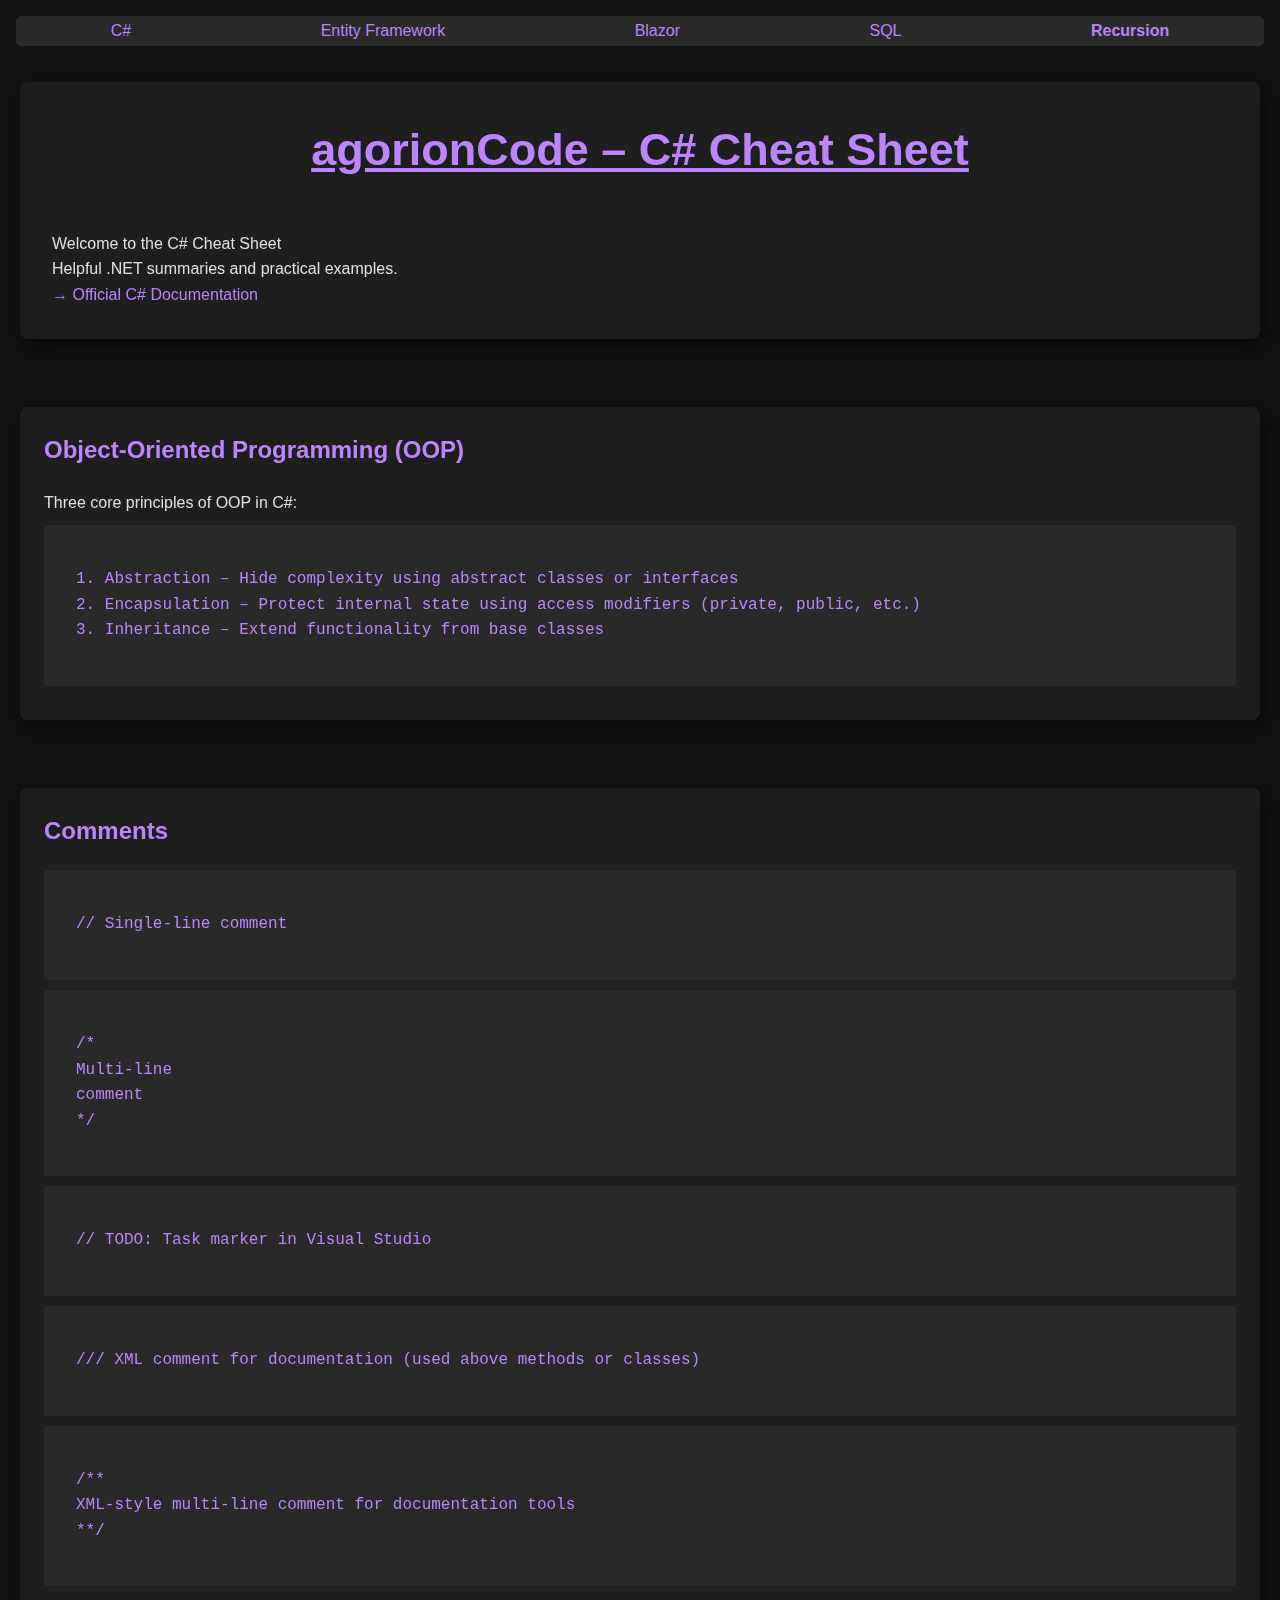
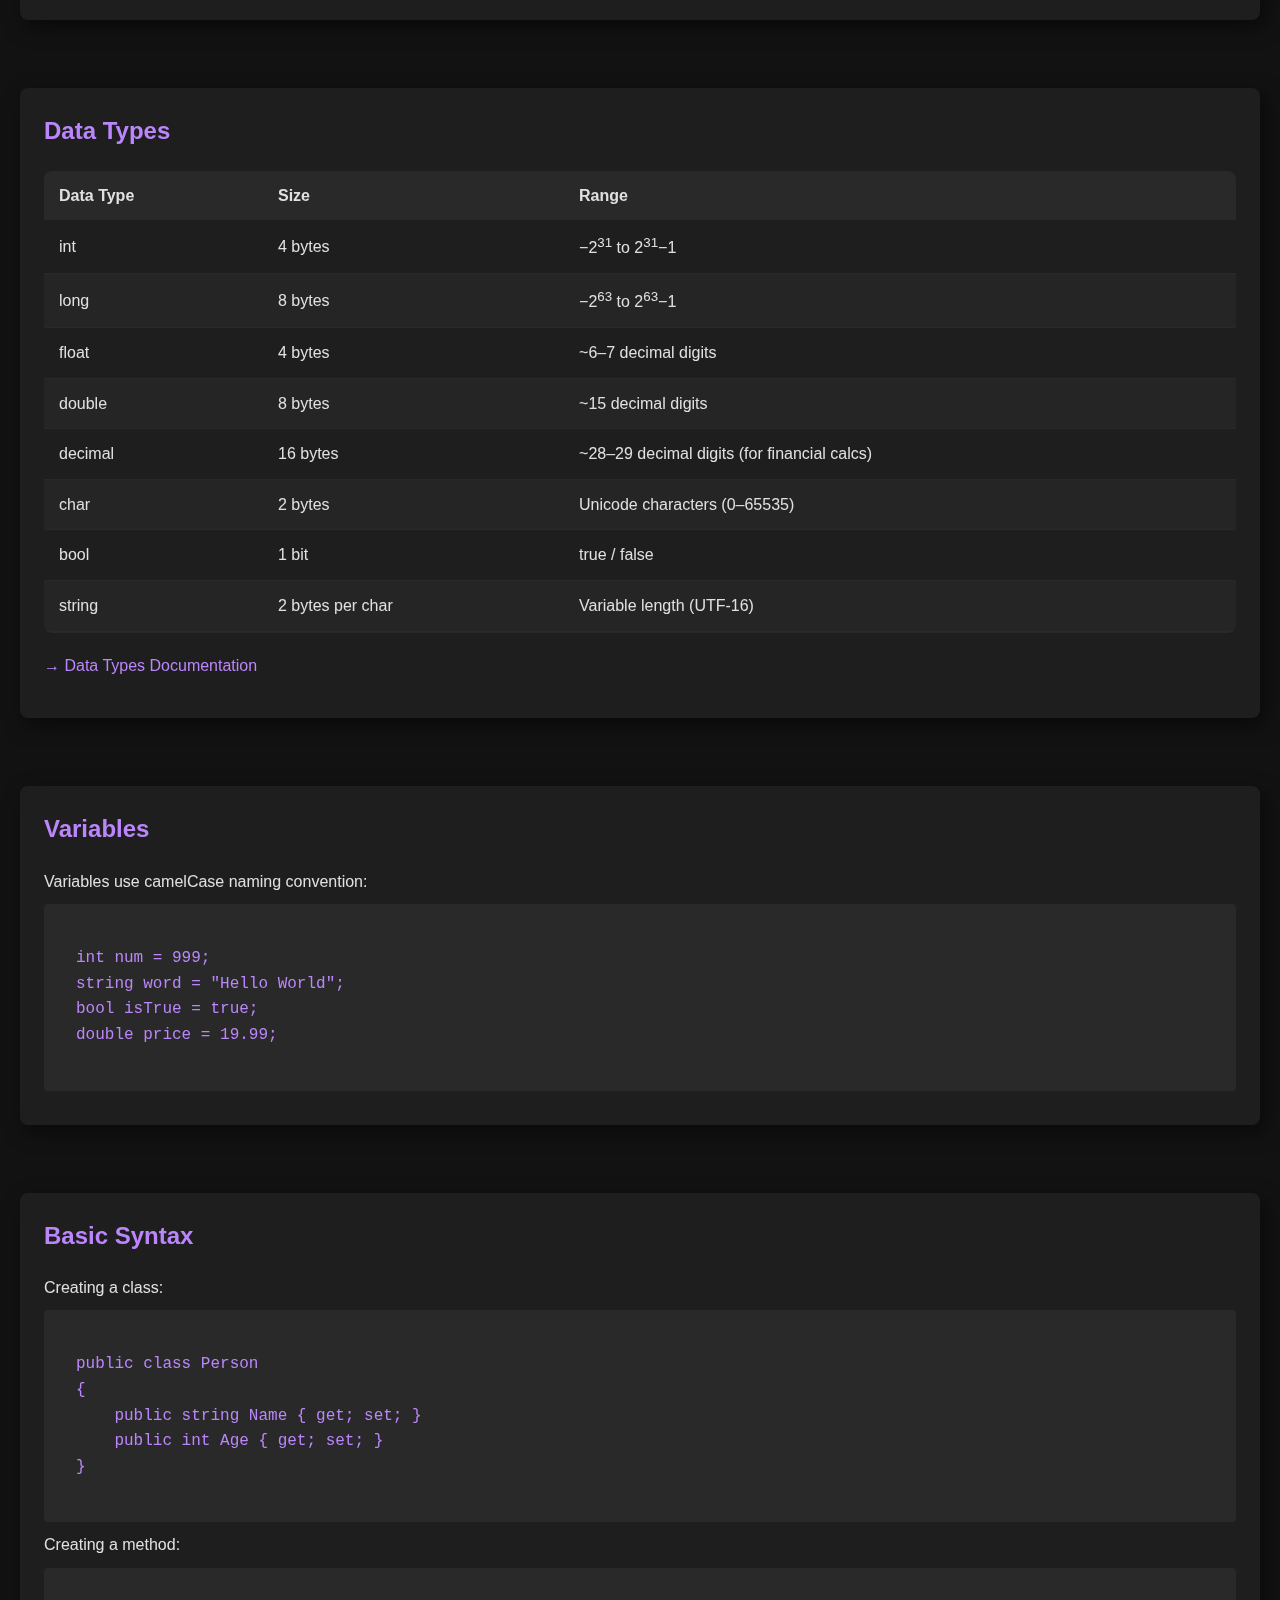
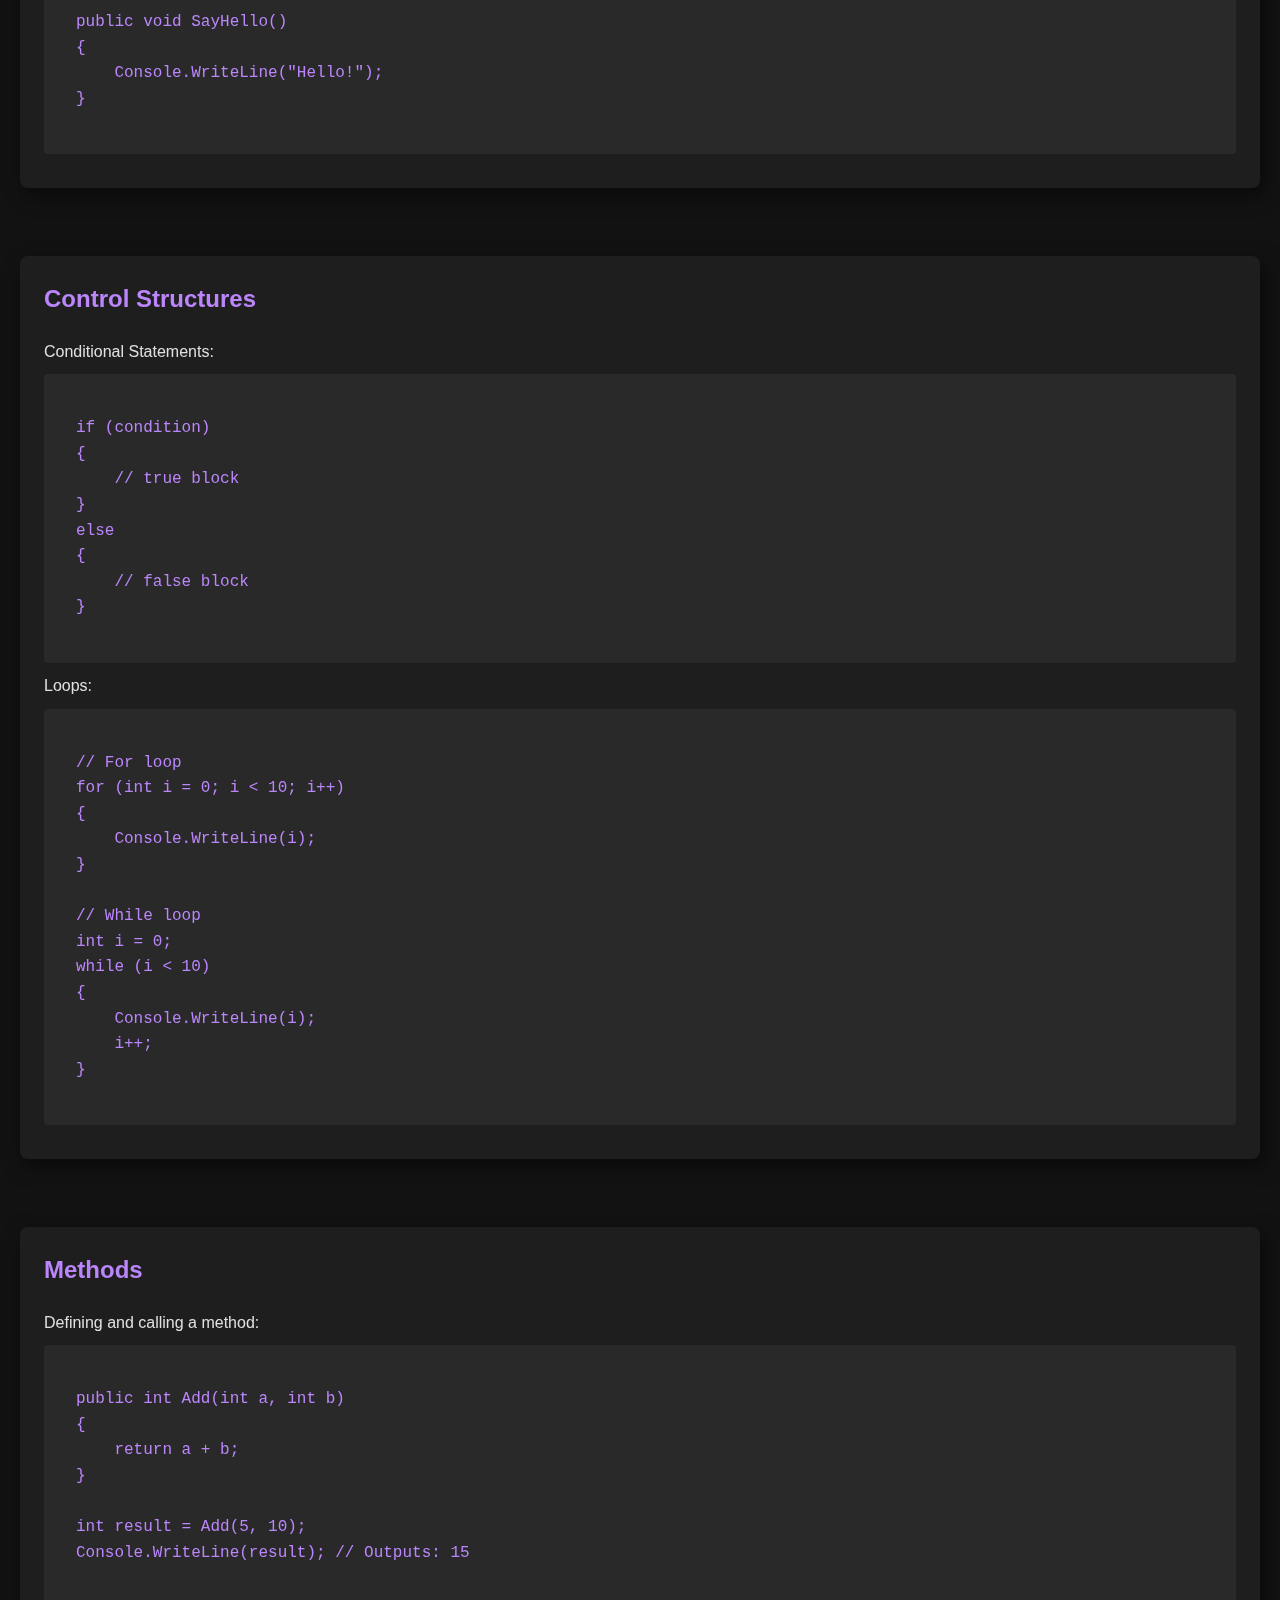
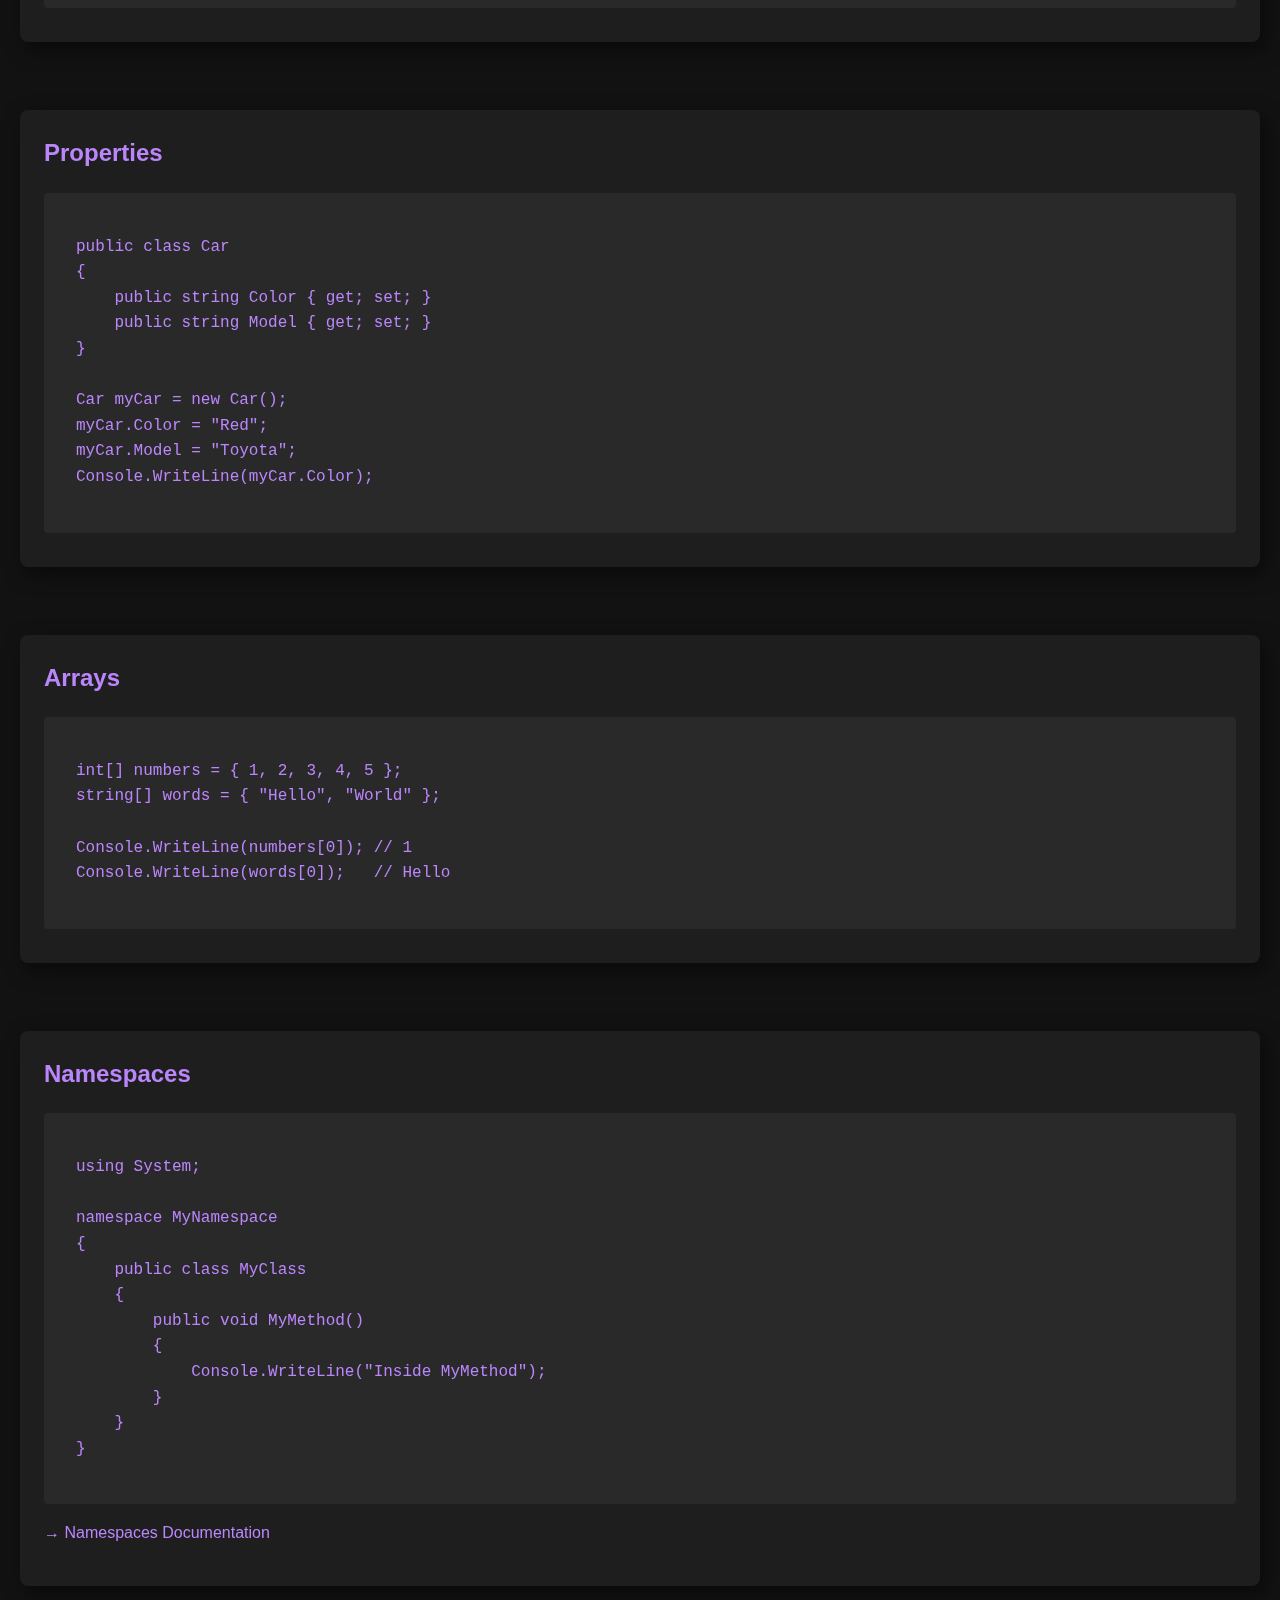
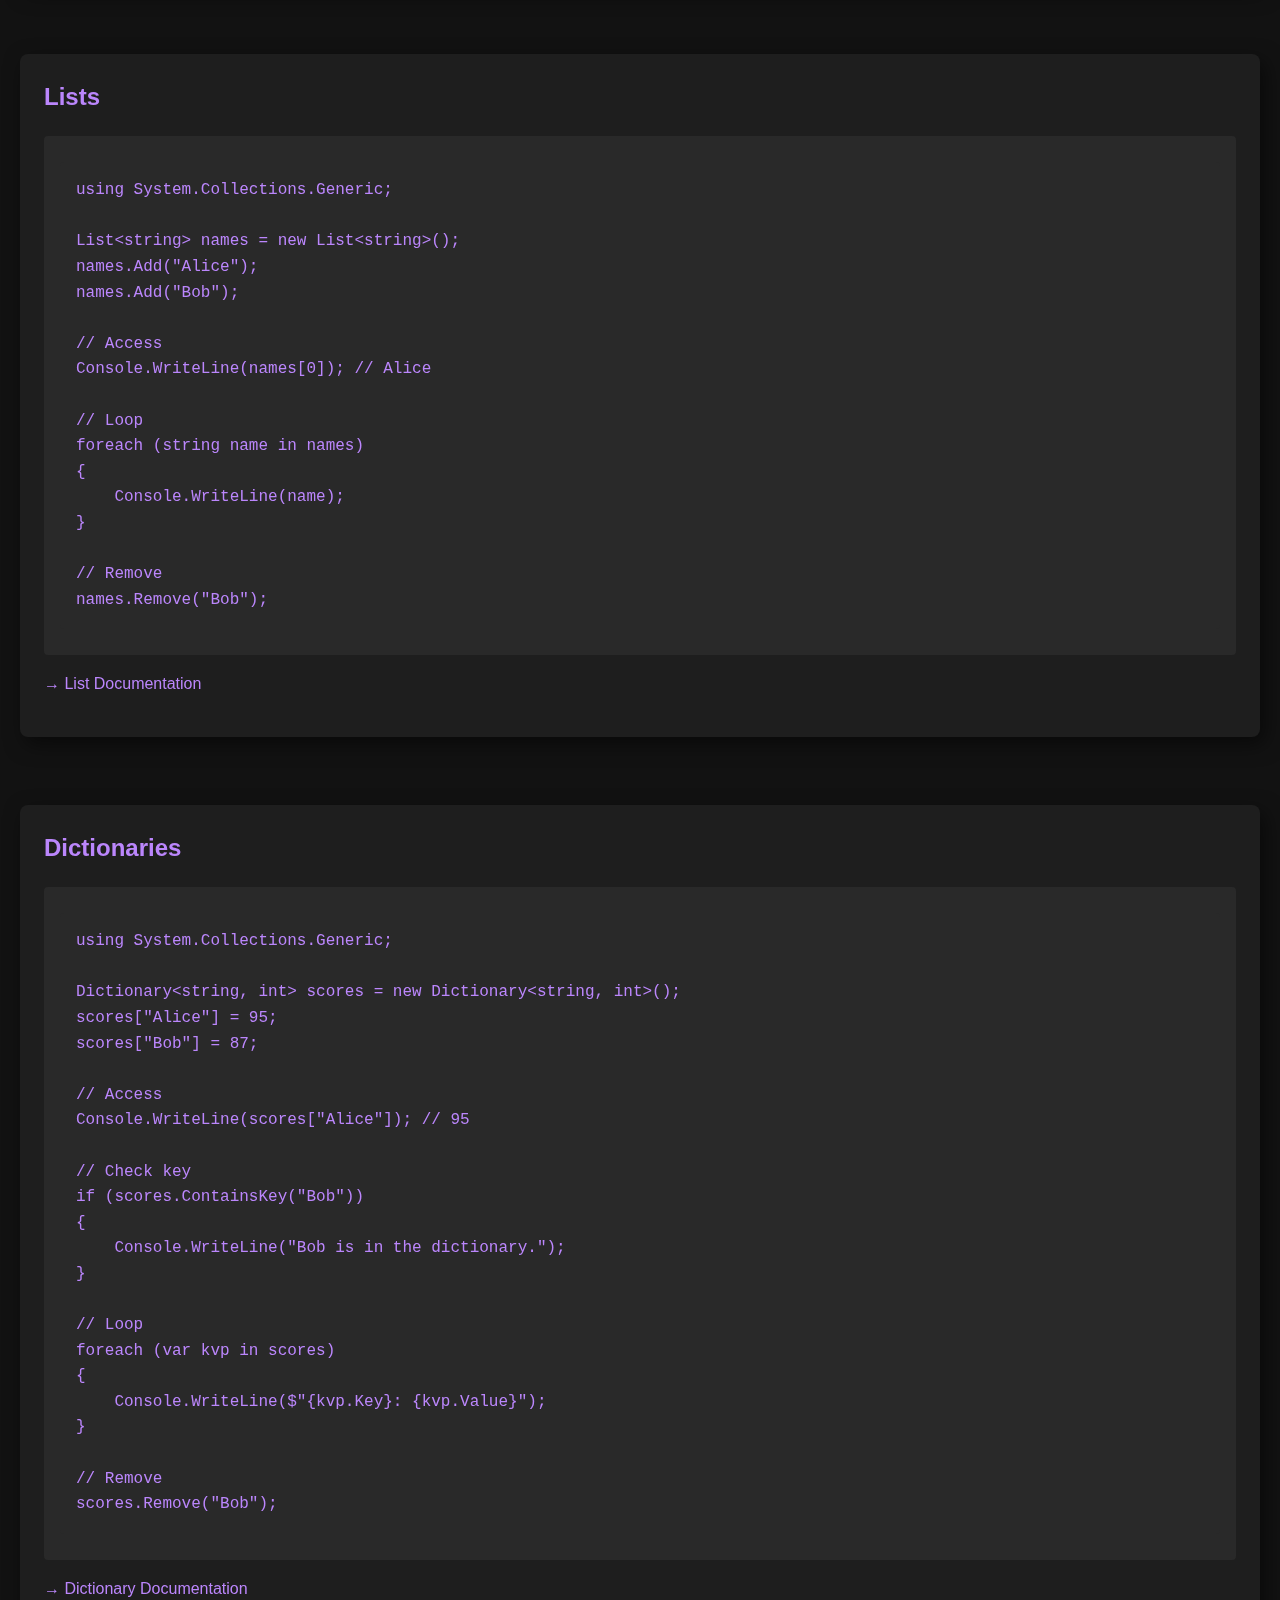
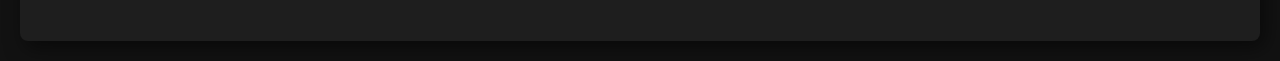
<file: index.html>
<!DOCTYPE html>
<html lang="en">
<head>
    <meta charset="UTF-8">
    <meta name="viewport" content="width=device-width, initial-scale=1.0">
    <link rel="stylesheet" href="stylesheet.css">
    <title>C# dev-docs </title>
</head>
<body style="display: flex; flex-direction: column;">

<div class="nav">
    <a class="nav_element" href="index.html">C#</a>
    <a class="nav_element" href="EntityFramework.html">Entity Framework</a>
    <a class="nav_element" href="Blazor.html">Blazor</a>
    <a class="nav_element" href="SQL.html">SQL</a>
    <a class="nav_element" href="Recursion.html" style="font-weight: bold;">Recursion</a>
</div>


<div class="content">
    <div class="jumbotron">
        <h1 class="headline">agorionCode – C# Cheat Sheet</h1>
        <div>
            Welcome to the C# Cheat Sheet<br>
            Helpful .NET summaries and practical examples.<br>
            <a href="https://learn.microsoft.com/en-us/dotnet/csharp/" target="_blank">→ Official C# Documentation</a>
        </div>
    </div>
</div>

<div class="content_box" style="margin-top: 3em;">
    <h2>Object-Oriented Programming (OOP)</h2>
    <div>Three core principles of OOP in C#:</div>
    <pre><code>1. Abstraction – Hide complexity using abstract classes or interfaces
2. Encapsulation – Protect internal state using access modifiers (private, public, etc.)
3. Inheritance – Extend functionality from base classes</code></pre>
</div>

<div class="content_box" style="margin-top: 3em;">
    <h2>Comments</h2>
    <pre><code>// Single-line comment</code></pre>
    <pre><code>/*
Multi-line
comment
*/</code></pre>
    <pre><code>// TODO: Task marker in Visual Studio</code></pre>
    <pre><code>/// XML comment for documentation (used above methods or classes)</code></pre>
    <pre><code>/**
XML-style multi-line comment for documentation tools
**/</code></pre>
</div>

<div class="content_box" style="margin-top: 3em;">
    <h2>Data Types</h2>
    <table>
        <thead>
        <tr><th>Data Type</th><th>Size</th><th>Range</th></tr>
        </thead>
        <tbody>
        <tr><td>int</td><td>4 bytes</td><td>−2<sup>31</sup> to 2<sup>31</sup>−1</td></tr>
        <tr><td>long</td><td>8 bytes</td><td>−2<sup>63</sup> to 2<sup>63</sup>−1</td></tr>
        <tr><td>float</td><td>4 bytes</td><td>~6–7 decimal digits</td></tr>
        <tr><td>double</td><td>8 bytes</td><td>~15 decimal digits</td></tr>
        <tr><td>decimal</td><td>16 bytes</td><td>~28–29 decimal digits (for financial calcs)</td></tr>
        <tr><td>char</td><td>2 bytes</td><td>Unicode characters (0–65535)</td></tr>
        <tr><td>bool</td><td>1 bit</td><td>true / false</td></tr>
        <tr><td>string</td><td>2 bytes per char</td><td>Variable length (UTF-16)</td></tr>
        </tbody>
    </table>
    <p><a href="https://learn.microsoft.com/en-us/dotnet/csharp/language-reference/builtin-types/built-in-types" target="_blank">→ Data Types Documentation</a></p>
</div>

<div class="content_box" style="margin-top: 3em;">
    <h2>Variables</h2>
    <div>Variables use camelCase naming convention:</div>
    <pre><code>int num = 999;
string word = "Hello World";
bool isTrue = true;
double price = 19.99;</code></pre>
</div>

<div class="content_box" style="margin-top: 3em;">
    <h2>Basic Syntax</h2>
    <div>Creating a class:</div>
    <pre><code>public class Person
{
    public string Name { get; set; }
    public int Age { get; set; }
}</code></pre>

    <div>Creating a method:</div>
    <pre><code>public void SayHello()
{
    Console.WriteLine("Hello!");
}</code></pre>
</div>

<div class="content_box" style="margin-top: 3em;">
    <h2>Control Structures</h2>
    <div>Conditional Statements:</div>
    <pre><code>if (condition)
{
    // true block
}
else
{
    // false block
}</code></pre>

    <div>Loops:</div>
    <pre><code>// For loop
for (int i = 0; i < 10; i++)
{
    Console.WriteLine(i);
}

// While loop
int i = 0;
while (i < 10)
{
    Console.WriteLine(i);
    i++;
}</code></pre>
</div>

<div class="content_box" style="margin-top: 3em;">
    <h2>Methods</h2>
    <div>Defining and calling a method:</div>
    <pre><code>public int Add(int a, int b)
{
    return a + b;
}

int result = Add(5, 10);
Console.WriteLine(result); // Outputs: 15</code></pre>
</div>

<div class="content_box" style="margin-top: 3em;">
    <h2>Properties</h2>
    <pre><code>public class Car
{
    public string Color { get; set; }
    public string Model { get; set; }
}

Car myCar = new Car();
myCar.Color = "Red";
myCar.Model = "Toyota";
Console.WriteLine(myCar.Color);</code></pre>
</div>

<div class="content_box" style="margin-top: 3em;">
    <h2>Arrays</h2>
    <pre><code>int[] numbers = { 1, 2, 3, 4, 5 };
string[] words = { "Hello", "World" };

Console.WriteLine(numbers[0]); // 1
Console.WriteLine(words[0]);   // Hello</code></pre>
</div>

<div class="content_box" style="margin-top: 3em;">
    <h2>Namespaces</h2>
    <pre><code>using System;

namespace MyNamespace
{
    public class MyClass
    {
        public void MyMethod()
        {
            Console.WriteLine("Inside MyMethod");
        }
    }
}</code></pre>
    <p><a href="https://learn.microsoft.com/en-us/dotnet/csharp/programming-guide/namespaces/" target="_blank">→ Namespaces Documentation</a></p>
</div>

<div class="content_box" style="margin-top: 3em;">
    <h2>Lists</h2>
    <pre><code>using System.Collections.Generic;

List&lt;string&gt; names = new List&lt;string&gt;();
names.Add("Alice");
names.Add("Bob");

// Access
Console.WriteLine(names[0]); // Alice

// Loop
foreach (string name in names)
{
    Console.WriteLine(name);
}

// Remove
names.Remove("Bob");</code></pre>
    <p>
        <a href="https://learn.microsoft.com/en-us/dotnet/api/system.collections.generic.list-1" target="_blank">
            → List Documentation
        </a>
    </p>
</div>

<div class="content_box" style="margin-top: 3em;">
    <h2>Dictionaries</h2>
    <pre><code>using System.Collections.Generic;

Dictionary&lt;string, int&gt; scores = new Dictionary&lt;string, int&gt;();
scores["Alice"] = 95;
scores["Bob"] = 87;

// Access
Console.WriteLine(scores["Alice"]); // 95

// Check key
if (scores.ContainsKey("Bob"))
{
    Console.WriteLine("Bob is in the dictionary.");
}

// Loop
foreach (var kvp in scores)
{
    Console.WriteLine($"{kvp.Key}: {kvp.Value}");
}

// Remove
scores.Remove("Bob");</code></pre>
    <p>
        <a href="https://learn.microsoft.com/en-us/dotnet/api/system.collections.generic.dictionary-2" target="_blank">
            → Dictionary Documentation
        </a>
    </p>
</div>

</body>
</html>
</file>
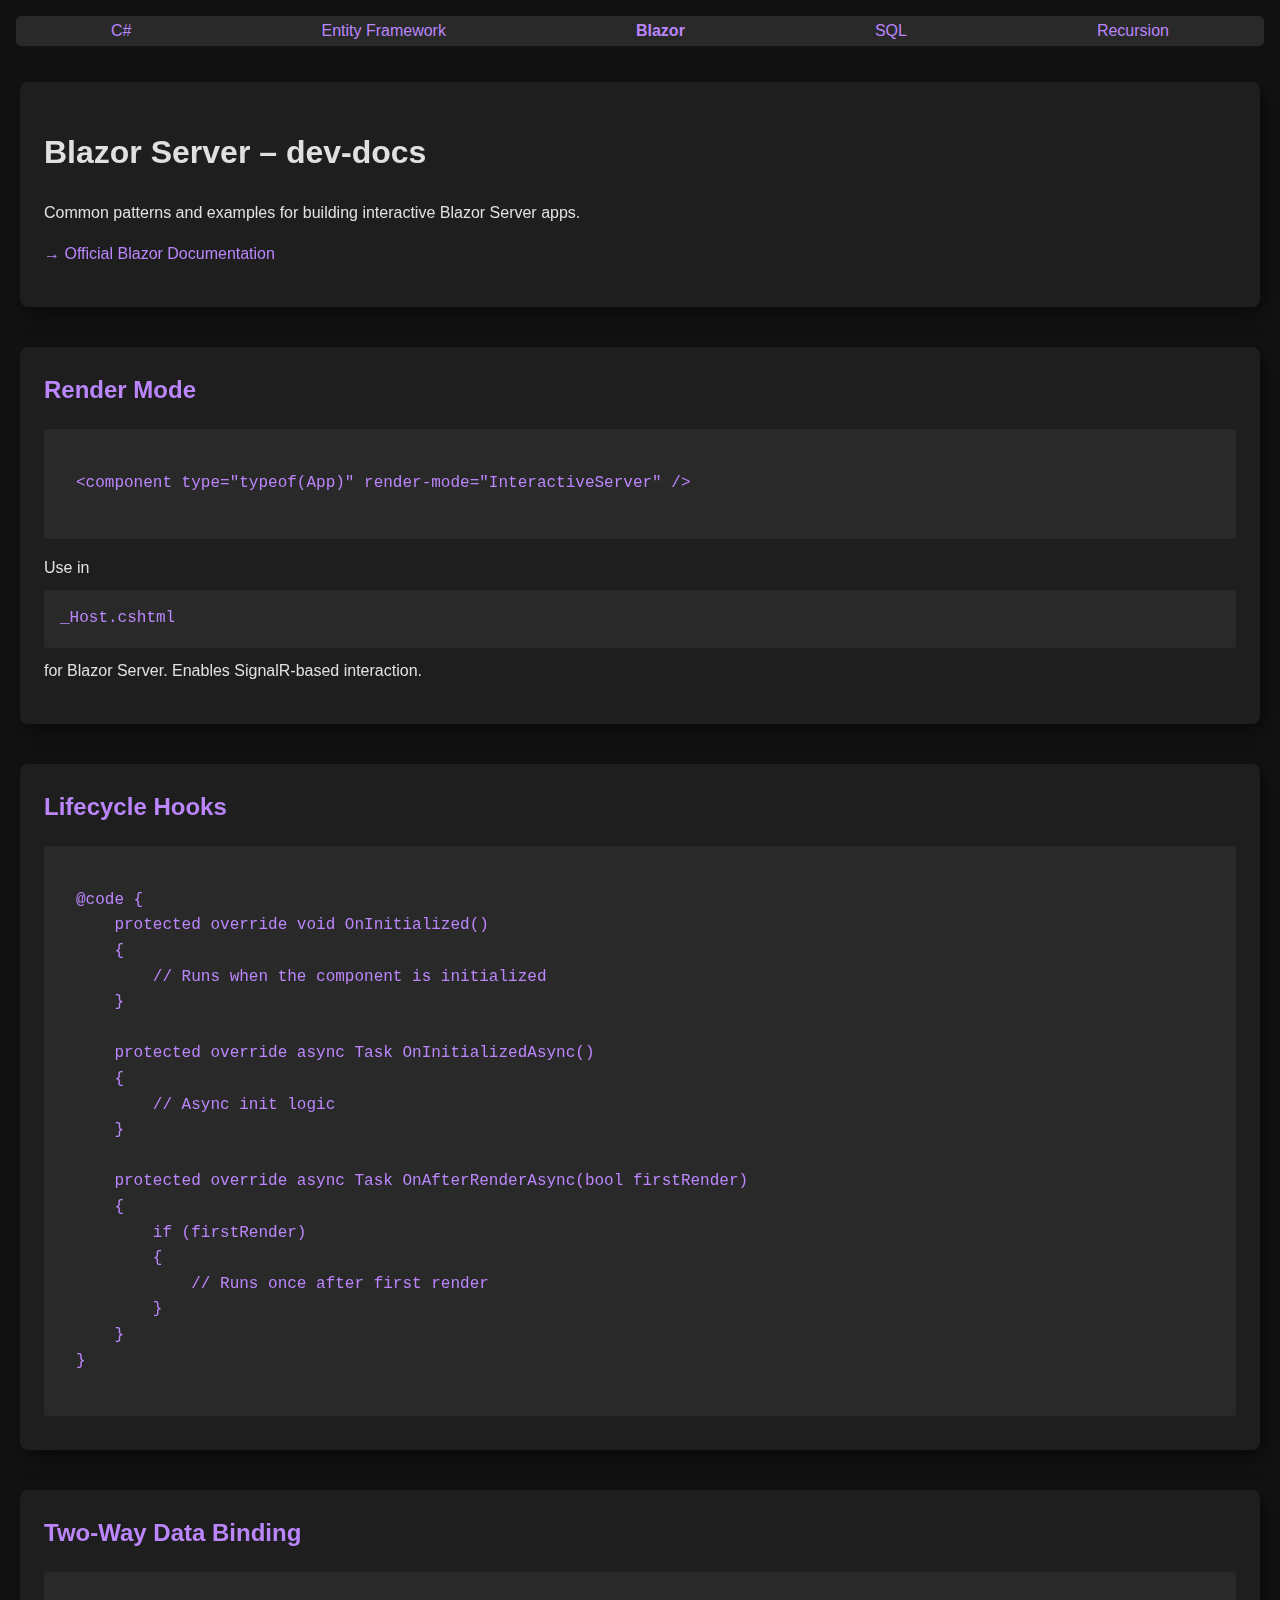
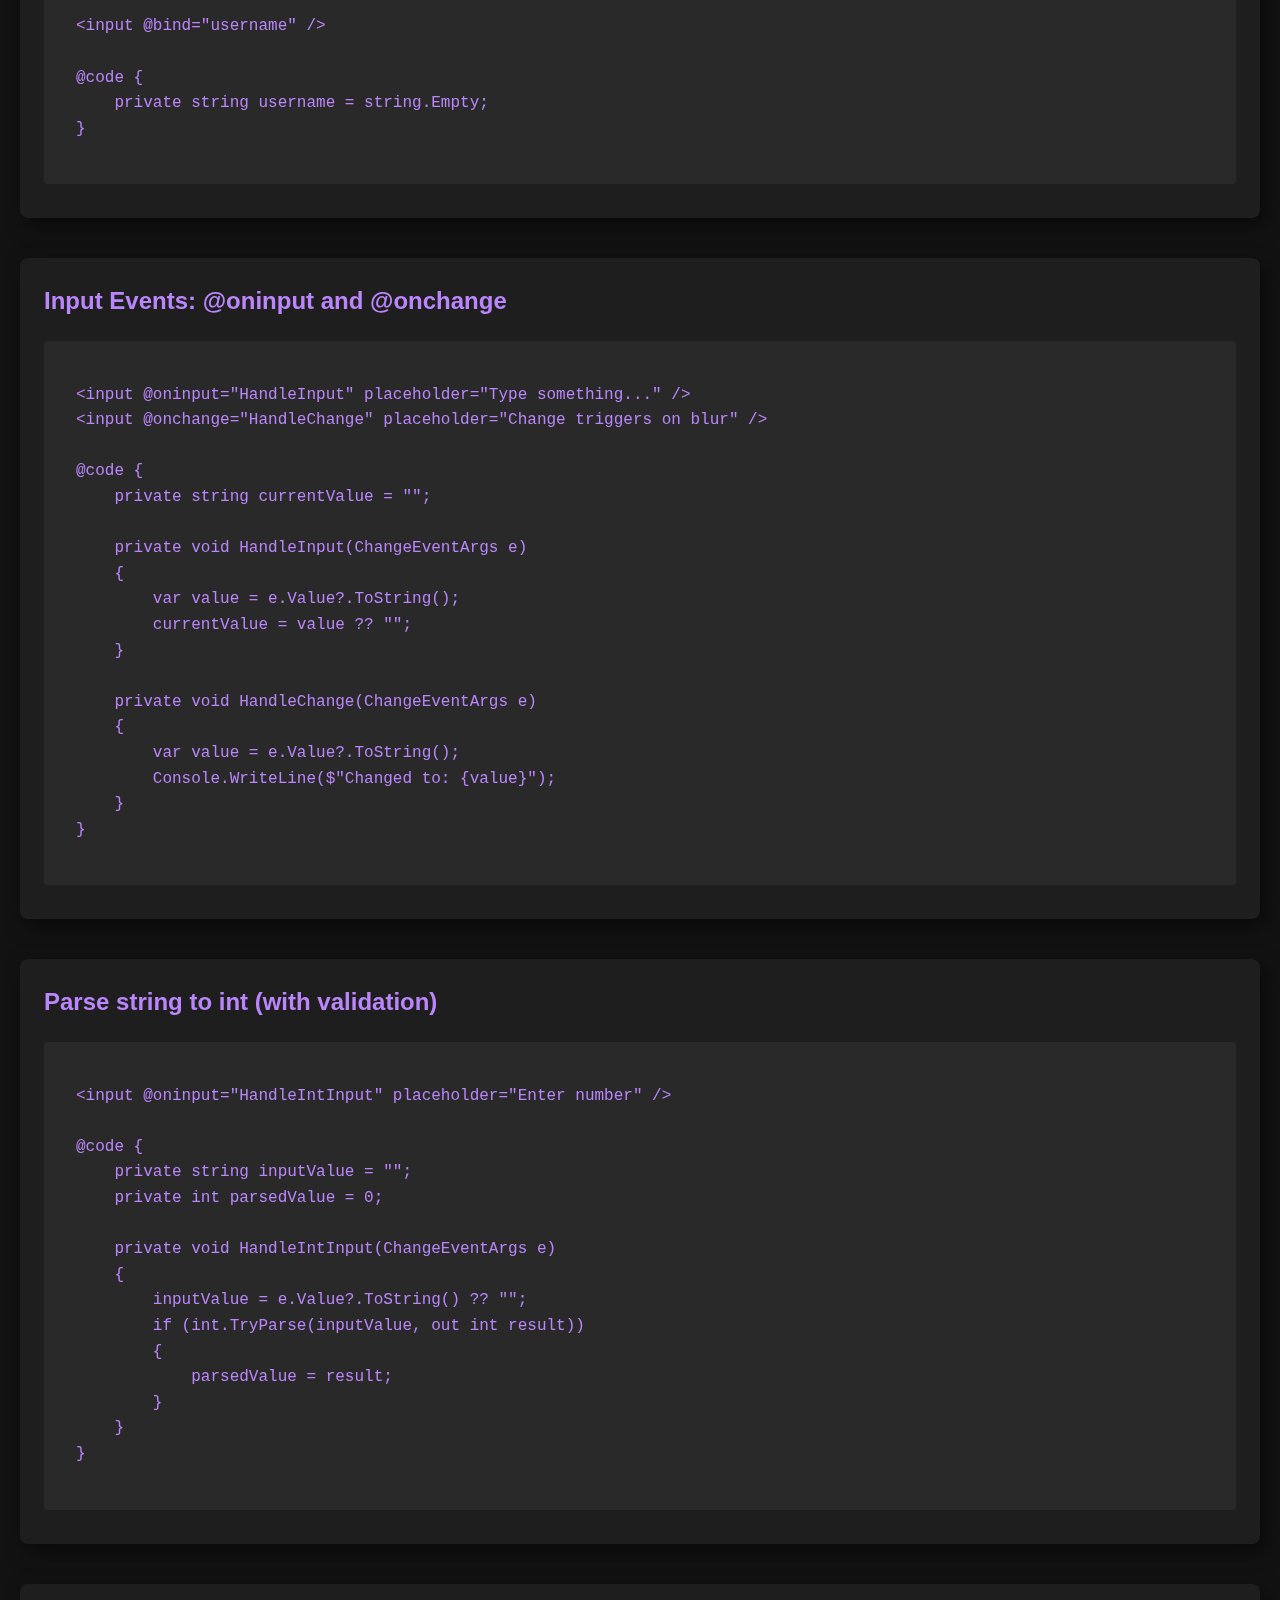
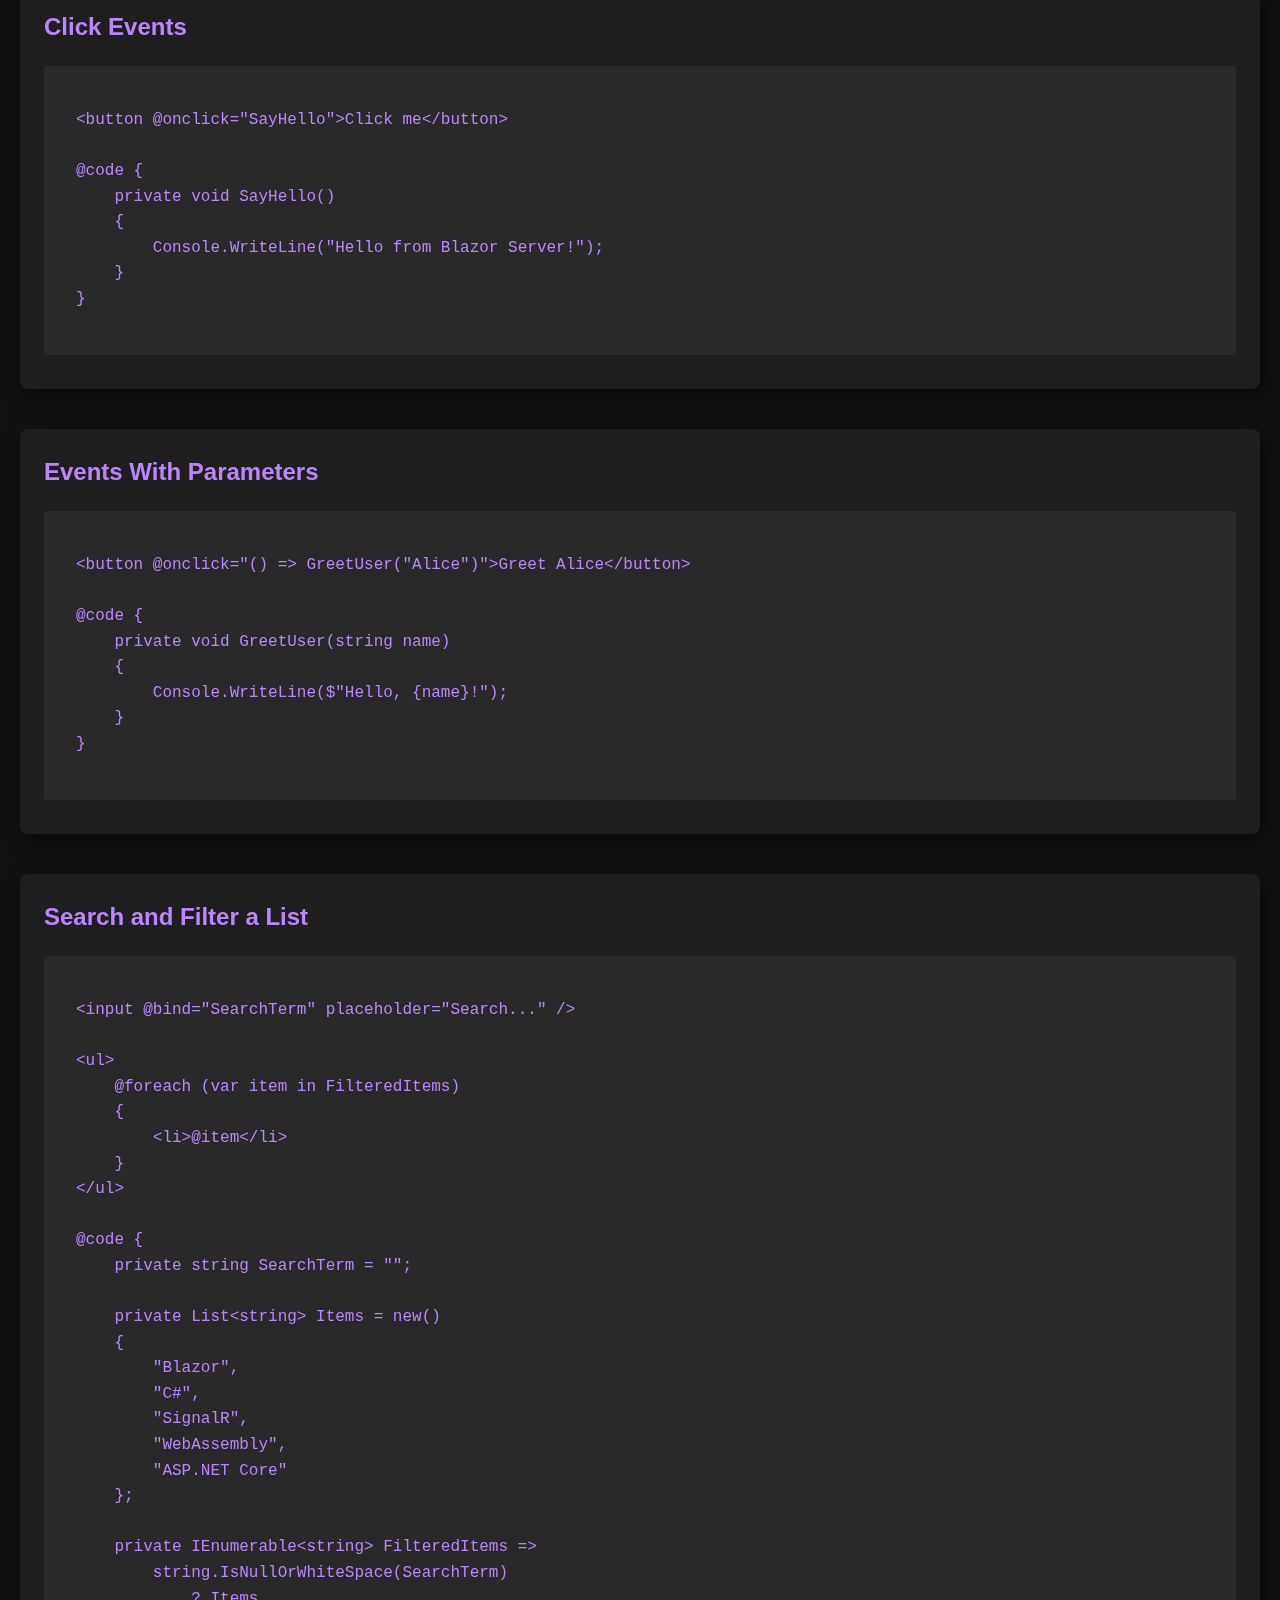
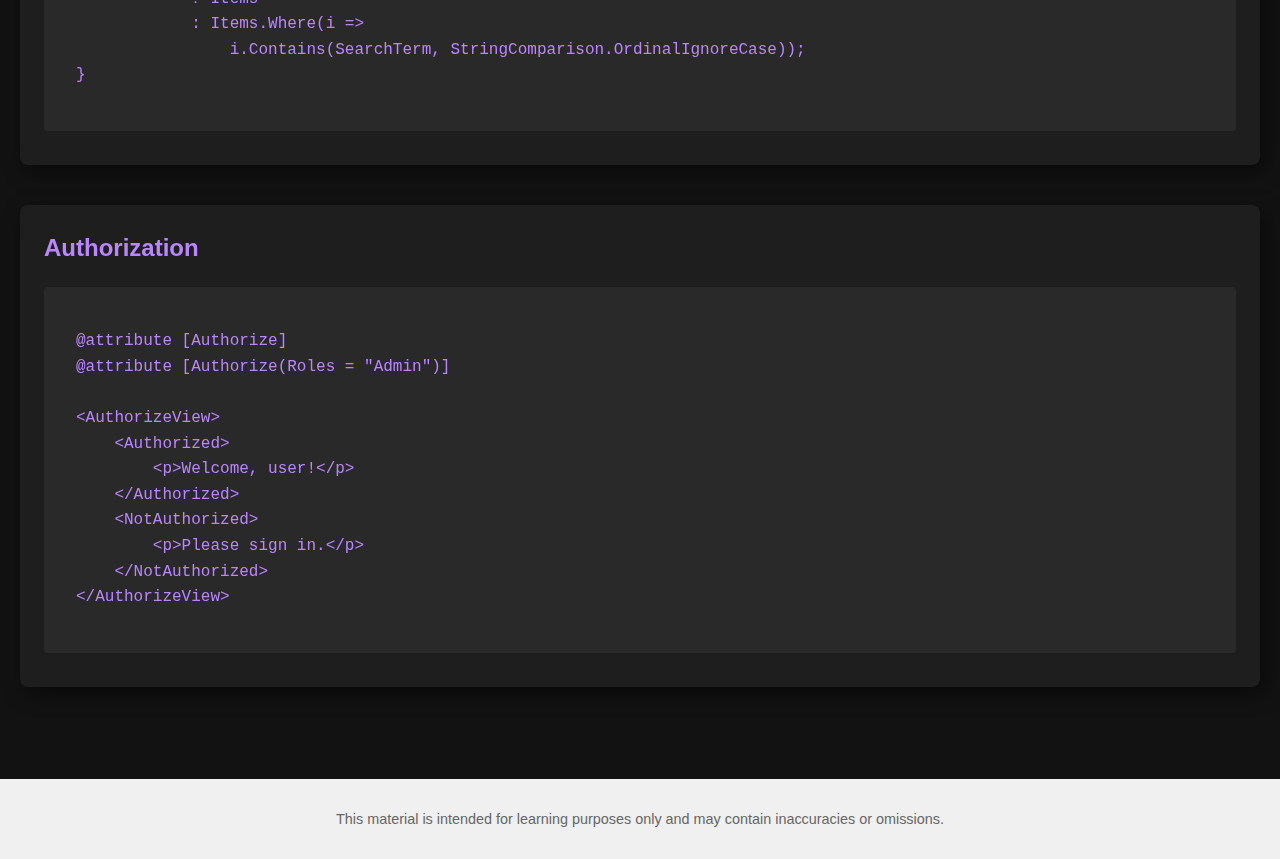
<file: Blazor.html>
<!DOCTYPE html>
<html lang="en">
<head>
    <meta charset="UTF-8">
    <title>Blazor Server – Cheat Sheet</title>
    <link rel="stylesheet" href="stylesheet.css">
</head>
<body style="display: flex; flex-direction: column;">

<!-- Navigation -->
<div class="nav">
    <a class="nav_element" href="index.html">C#</a>
    <a class="nav_element" href="EntityFramework.html">Entity Framework</a>
    <a class="nav_element" href="Blazor.html" style="font-weight: bold;">Blazor</a>
    <a class="nav_element" href="SQL.html">SQL</a>
    <a class="nav_element" href="Recursion.html">Recursion</a>
</div>

<!-- Header -->
<div class="content_box">
    <h1>Blazor Server – dev-docs</h1>
    <p>Common patterns and examples for building interactive Blazor Server apps.</p>
    <p>
        <a href="https://learn.microsoft.com/en-us/aspnet/core/blazor/" target="_blank">
            → Official Blazor Documentation
        </a>
    </p>
</div>

<!-- Render Mode -->
<div class="content_box">
    <h2>Render Mode</h2>
    <pre><code>&lt;component type="typeof(App)" render-mode="InteractiveServer" /&gt;</code></pre>
    <p>Use in <code>_Host.cshtml</code> for Blazor Server. Enables SignalR-based interaction.</p>
</div>

<!-- Lifecycle Hooks -->
<div class="content_box">
    <h2>Lifecycle Hooks</h2>
    <pre><code>@code {
    protected override void OnInitialized()
    {
        // Runs when the component is initialized
    }

    protected override async Task OnInitializedAsync()
    {
        // Async init logic
    }

    protected override async Task OnAfterRenderAsync(bool firstRender)
    {
        if (firstRender)
        {
            // Runs once after first render
        }
    }
}</code></pre>
</div>

<!-- Data Binding -->
<div class="content_box">
    <h2>Two-Way Data Binding</h2>
    <pre><code>&lt;input @bind="username" /&gt;

@code {
    private string username = string.Empty;
}</code></pre>
</div>

<!-- Events: oninput and onchange -->
<div class="content_box">
    <h2>Input Events: @oninput and @onchange</h2>
    <pre><code>&lt;input @oninput="HandleInput" placeholder="Type something..." /&gt;
&lt;input @onchange="HandleChange" placeholder="Change triggers on blur" /&gt;

@code {
    private string currentValue = "";

    private void HandleInput(ChangeEventArgs e)
    {
        var value = e.Value?.ToString();
        currentValue = value ?? "";
    }

    private void HandleChange(ChangeEventArgs e)
    {
        var value = e.Value?.ToString();
        Console.WriteLine($"Changed to: {value}");
    }
}</code></pre>
</div>

<!-- Parsing string to int -->
<div class="content_box">
    <h2>Parse string to int (with validation)</h2>
    <pre><code>&lt;input @oninput="HandleIntInput" placeholder="Enter number" /&gt;

@code {
    private string inputValue = "";
    private int parsedValue = 0;

    private void HandleIntInput(ChangeEventArgs e)
    {
        inputValue = e.Value?.ToString() ?? "";
        if (int.TryParse(inputValue, out int result))
        {
            parsedValue = result;
        }
    }
}</code></pre>
</div>

<!-- Click Events -->
<div class="content_box">
    <h2>Click Events</h2>
    <pre><code>&lt;button @onclick="SayHello"&gt;Click me&lt;/button&gt;

@code {
    private void SayHello()
    {
        Console.WriteLine("Hello from Blazor Server!");
    }
}</code></pre>
</div>

<!-- Event with parameter -->
<div class="content_box">
    <h2>Events With Parameters</h2>
    <pre><code>&lt;button @onclick="() =&gt; GreetUser("Alice")"&gt;Greet Alice&lt;/button&gt;

@code {
    private void GreetUser(string name)
    {
        Console.WriteLine($"Hello, {name}!");
    }
}</code></pre>
</div>

<!-- Filter/Search List Example -->
<div class="content_box">
    <h2>Search and Filter a List</h2>
    <pre><code>&lt;input @bind="SearchTerm" placeholder="Search..." /&gt;

&lt;ul&gt;
    @foreach (var item in FilteredItems)
    {
        &lt;li&gt;@item&lt;/li&gt;
    }
&lt;/ul&gt;

@code {
    private string SearchTerm = "";

    private List&lt;string&gt; Items = new()
    {
        "Blazor",
        "C#",
        "SignalR",
        "WebAssembly",
        "ASP.NET Core"
    };

    private IEnumerable&lt;string&gt; FilteredItems =&gt;
        string.IsNullOrWhiteSpace(SearchTerm)
            ? Items
            : Items.Where(i =&gt;
                i.Contains(SearchTerm, StringComparison.OrdinalIgnoreCase));
}</code></pre>
</div>

<!-- Authorization -->
<div class="content_box">
    <h2>Authorization</h2>
    <pre><code>@attribute [Authorize]
@attribute [Authorize(Roles = "Admin")]

&lt;AuthorizeView&gt;
    &lt;Authorized&gt;
        &lt;p&gt;Welcome, user!&lt;/p&gt;
    &lt;/Authorized&gt;
    &lt;NotAuthorized&gt;
        &lt;p&gt;Please sign in.&lt;/p&gt;
    &lt;/NotAuthorized&gt;
&lt;/AuthorizeView&gt;</code></pre>
</div>

<!-- Footer -->
<footer style="margin-top: 5em; padding: 1em; text-align: center; font-size: 0.9em; background-color: #f0f0f0; color: #666;">
    <p>This material is intended for learning purposes only and may contain inaccuracies or omissions.</p>
</footer>

</body>
</html>
</file>
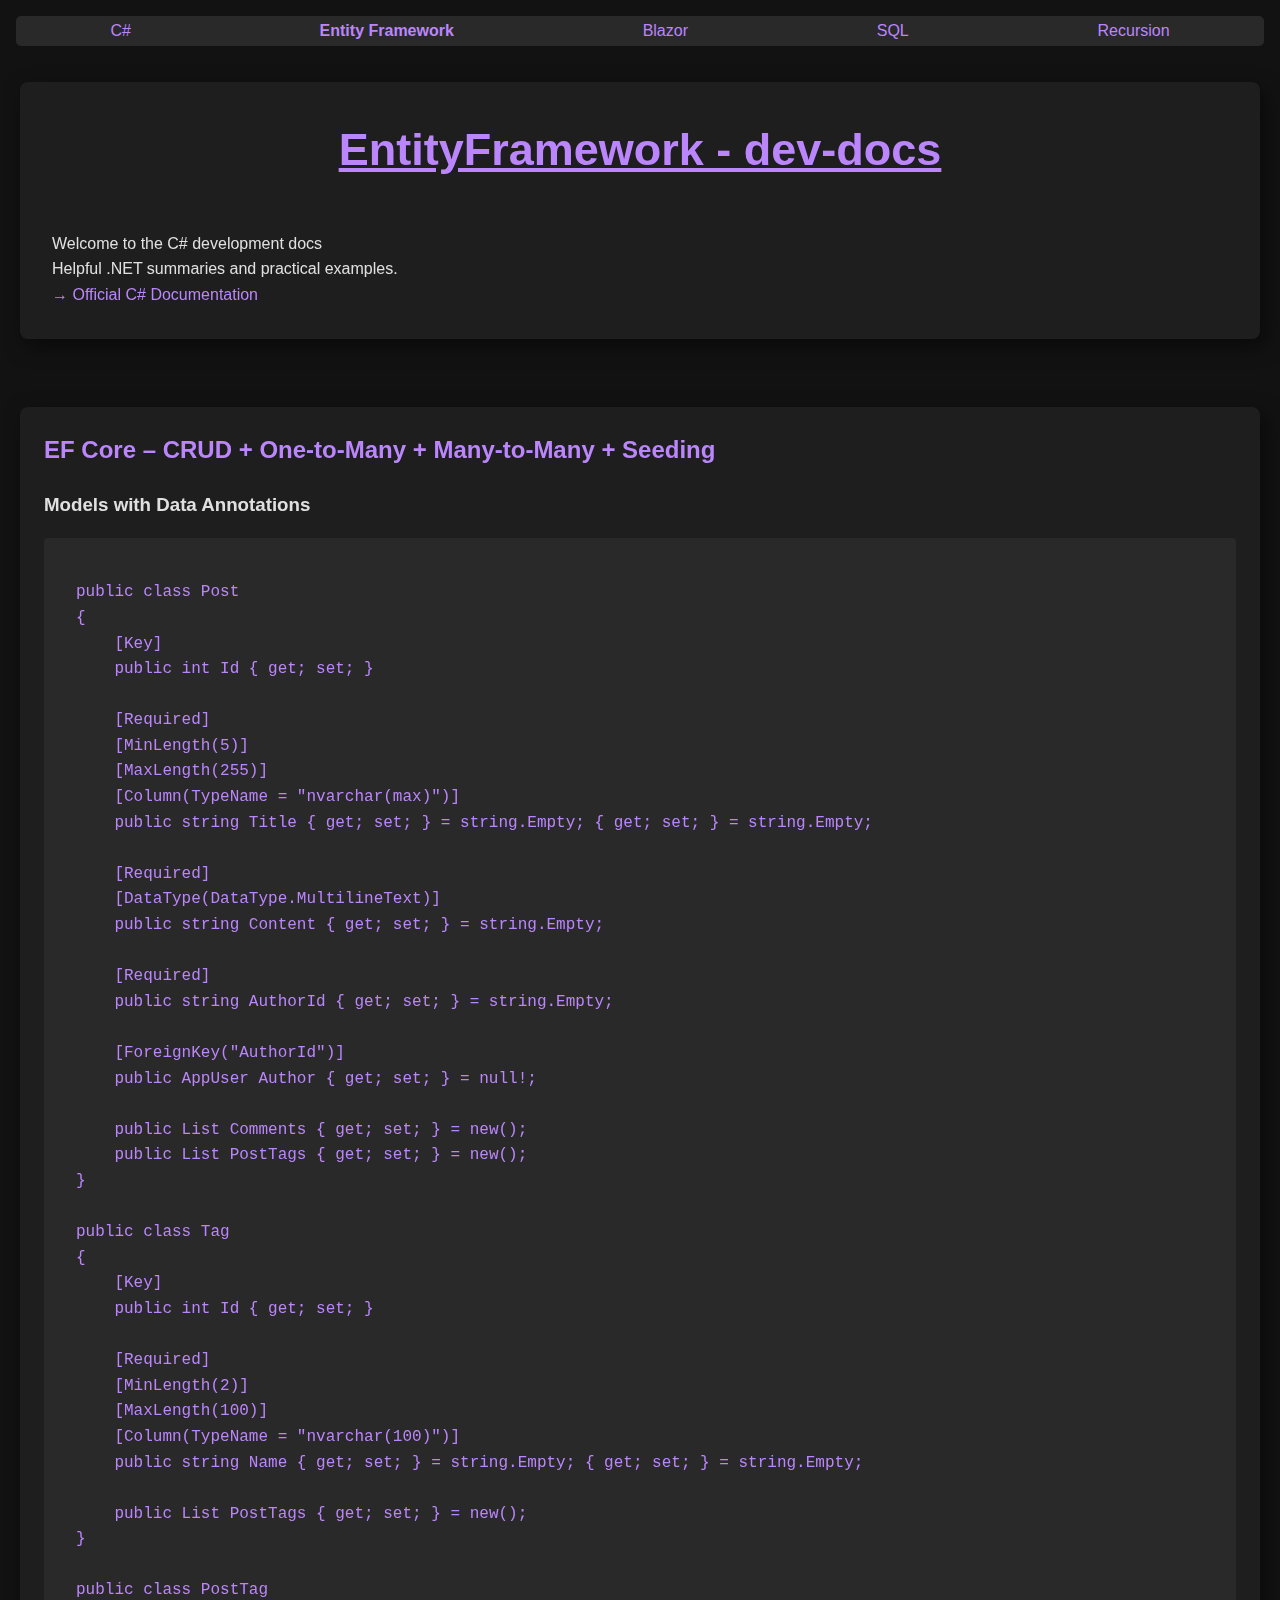
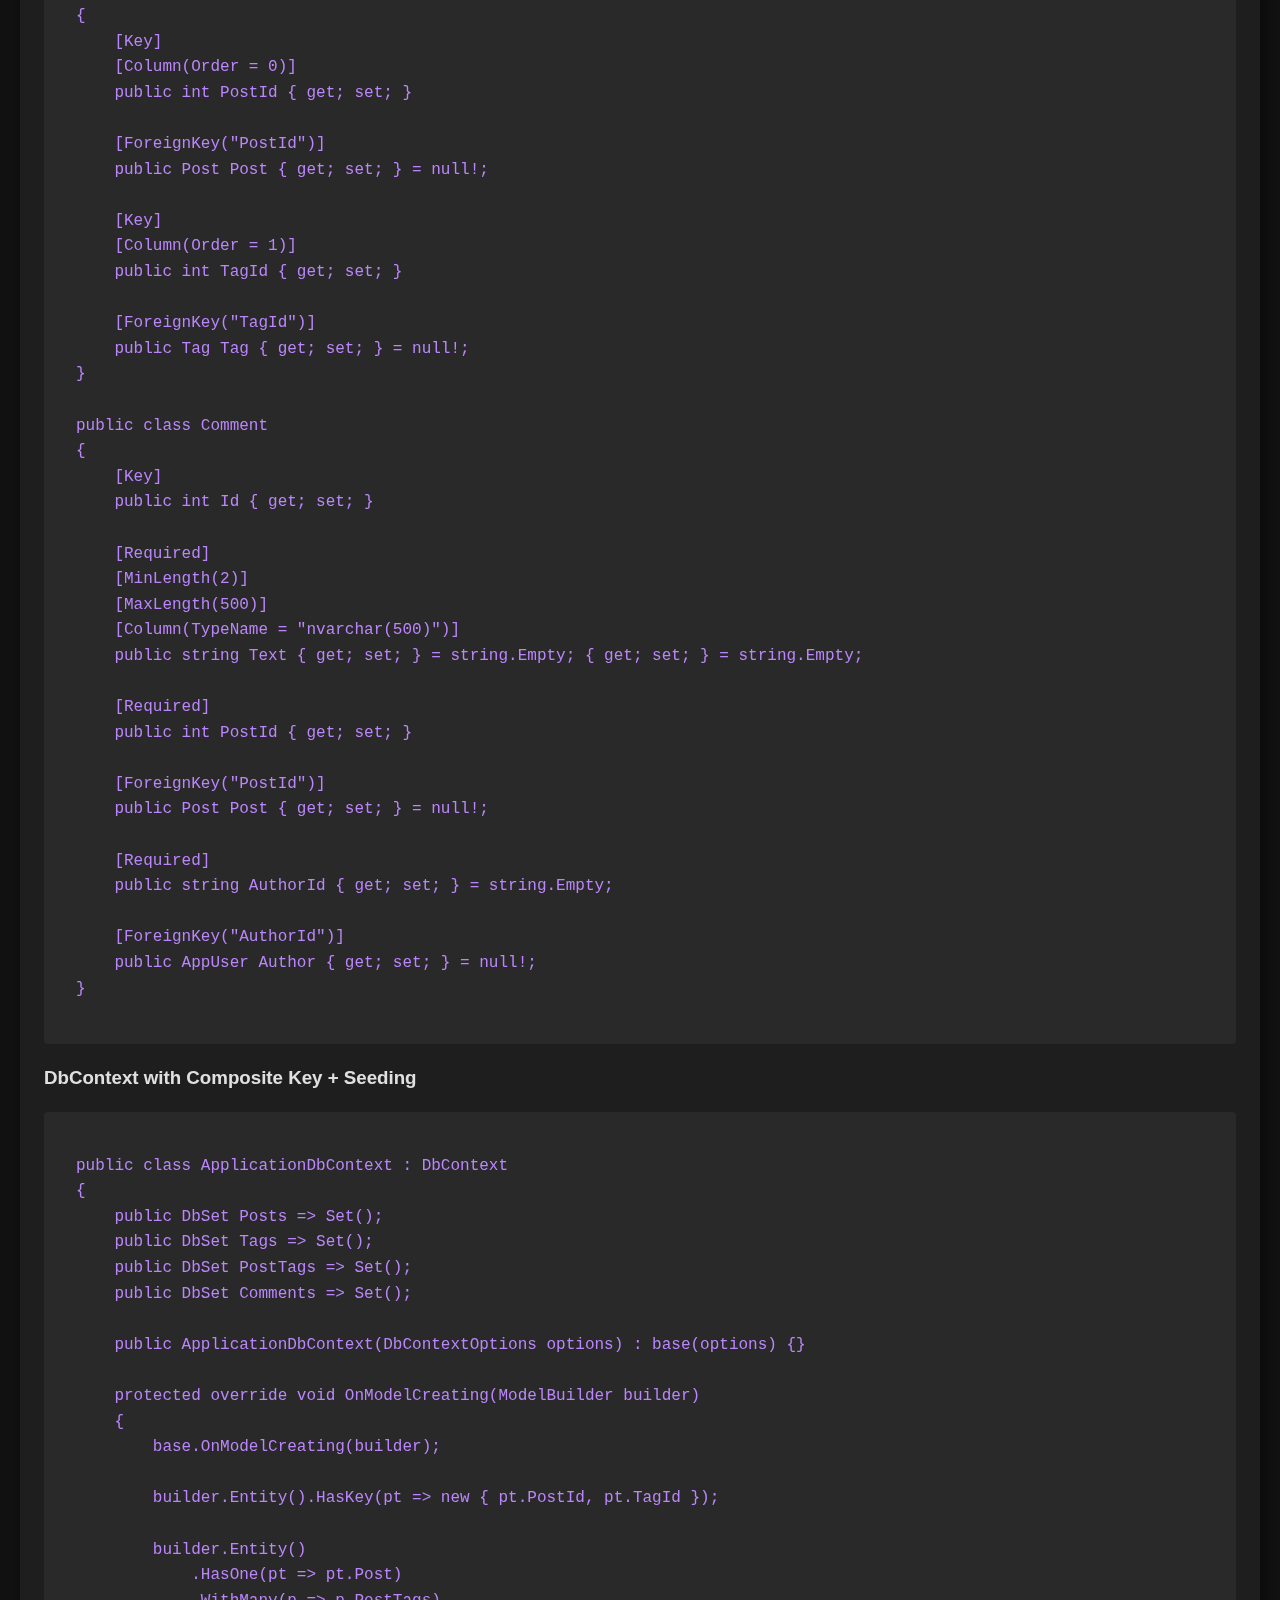
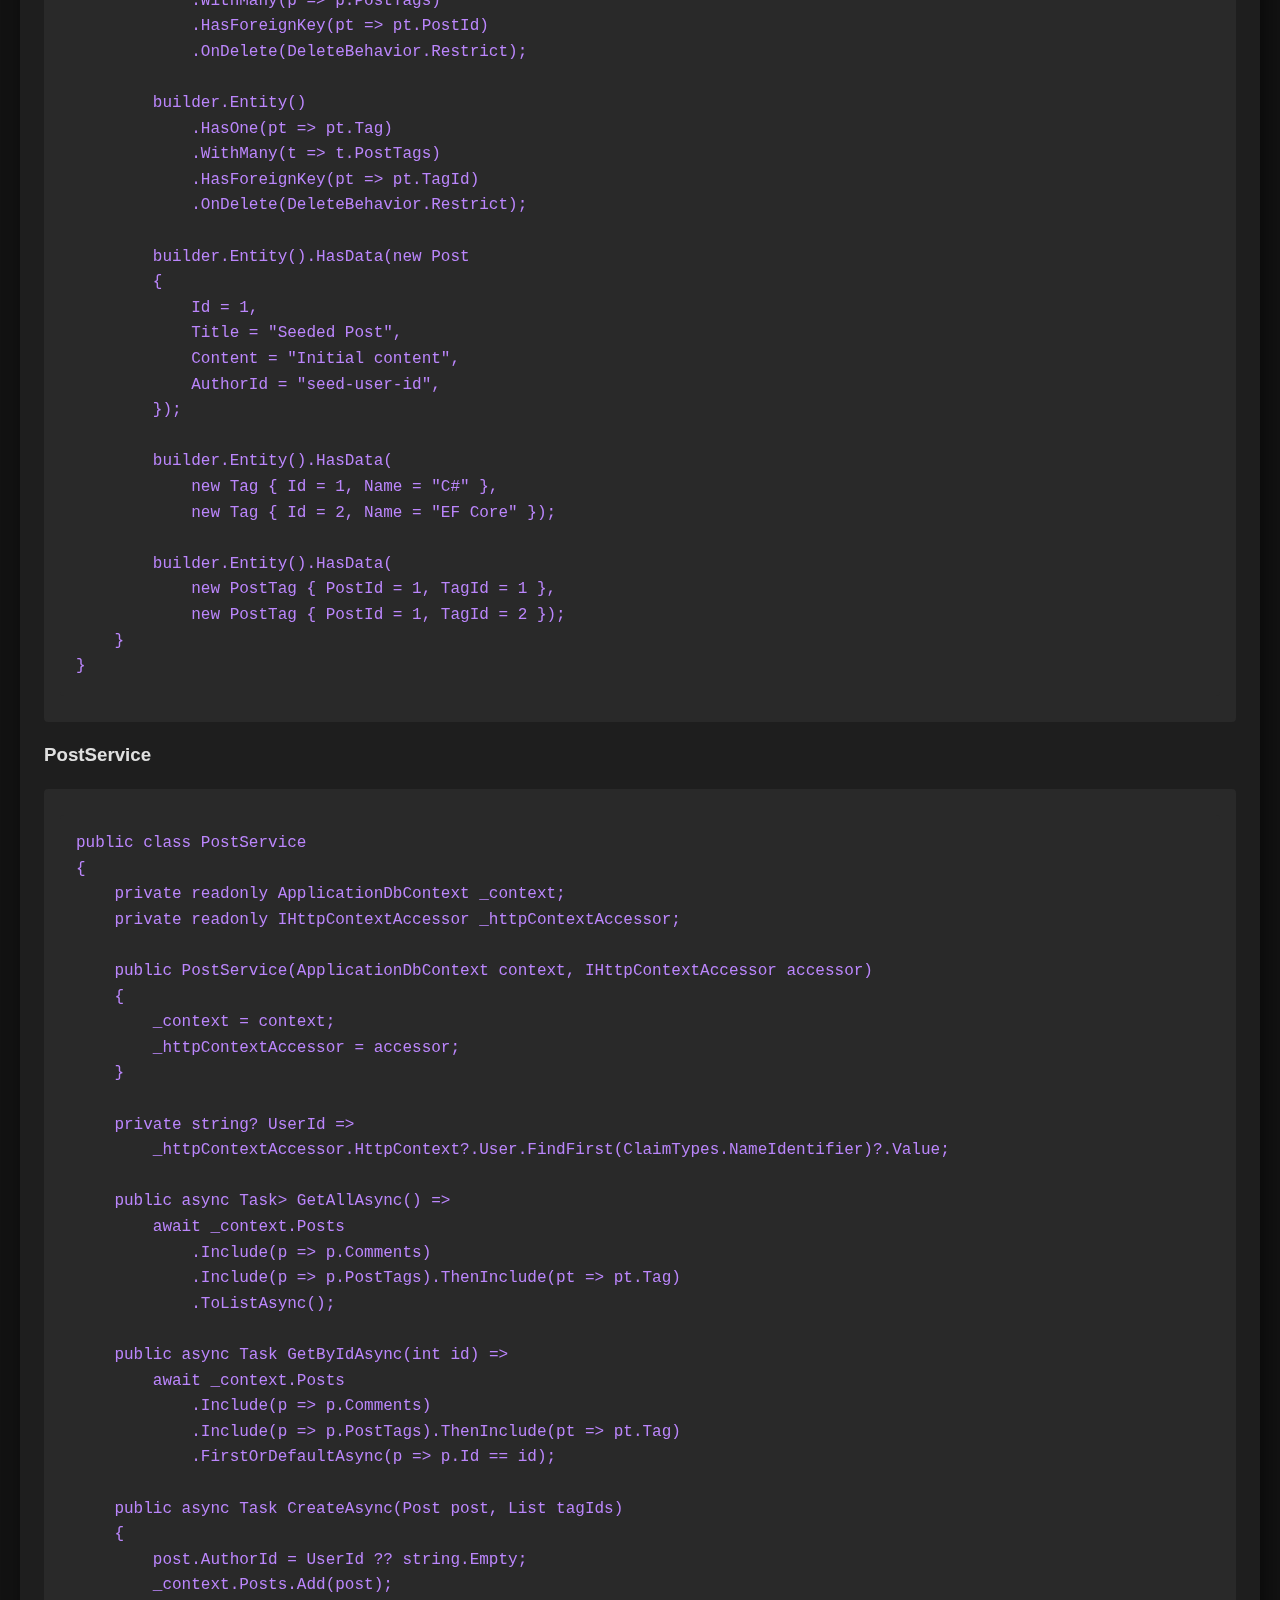
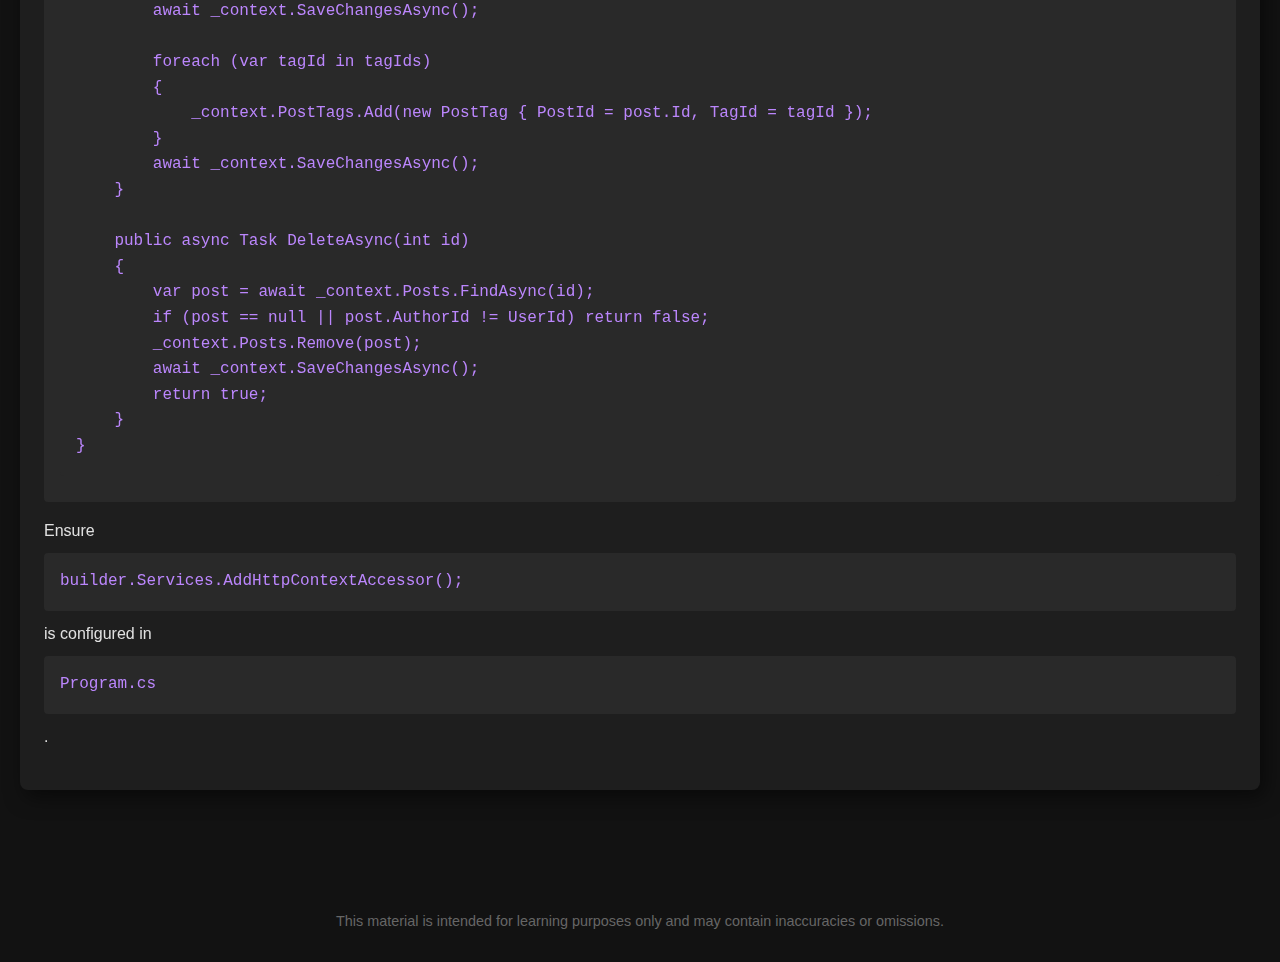
<file: EntityFramework.html>
<!DOCTYPE html>
<html lang="en">
<head>
    <meta charset="UTF-8">
    <meta name="viewport" content="width=device-width, initial-scale=1.0">
    <link rel="stylesheet" href="stylesheet.css">
    <title>C# dev-docs</title>
</head>
<body style="display: flex; flex-direction: column;">

<!-- Navigation -->
<div class="nav">
    <a class="nav_element" href="index.html">C#</a>
    <a class="nav_element" href="EntityFramework.html" style="font-weight: bold;">Entity Framework</a>
    <a class="nav_element" href="Blazor.html">Blazor</a>
    <a class="nav_element" href="SQL.html">SQL</a>
    <a class="nav_element" href="Recursion.html">Recursion</a>
</div>

<!-- Header -->
<div class="content">
    <div class="jumbotron">
        <h1 class="headline">EntityFramework - dev-docs</h1>
        <div>
            Welcome to the C# development docs<br>
            Helpful .NET summaries and practical examples.<br>
            <a href="https://learn.microsoft.com/en-us/dotnet/csharp/" target="_blank">→ Official C# Documentation</a>
        </div>
    </div>
</div>

<!-- EF Core Full Example with Relations -->
<div class="content_box" style="margin-top: 3em;">
    <h2>EF Core – CRUD + One-to-Many + Many-to-Many + Seeding</h2>

    <h3>Models with Data Annotations</h3>
    <pre><code>public class Post
{
    [Key]
    public int Id { get; set; }

    [Required]
    [MinLength(5)]
    [MaxLength(255)]
    [Column(TypeName = "nvarchar(max)")]
    public string Title { get; set; } = string.Empty; { get; set; } = string.Empty;

    [Required]
    [DataType(DataType.MultilineText)]
    public string Content { get; set; } = string.Empty;

    [Required]
    public string AuthorId { get; set; } = string.Empty;

    [ForeignKey("AuthorId")]
    public AppUser Author { get; set; } = null!;

    public List<Comment> Comments { get; set; } = new();
    public List<PostTag> PostTags { get; set; } = new();
}

public class Tag
{
    [Key]
    public int Id { get; set; }

    [Required]
    [MinLength(2)]
    [MaxLength(100)]
    [Column(TypeName = "nvarchar(100)")]
    public string Name { get; set; } = string.Empty; { get; set; } = string.Empty;

    public List<PostTag> PostTags { get; set; } = new();
}

public class PostTag
{
    [Key]
    [Column(Order = 0)]
    public int PostId { get; set; }

    [ForeignKey("PostId")]
    public Post Post { get; set; } = null!;

    [Key]
    [Column(Order = 1)]
    public int TagId { get; set; }

    [ForeignKey("TagId")]
    public Tag Tag { get; set; } = null!;
}

public class Comment
{
    [Key]
    public int Id { get; set; }

    [Required]
    [MinLength(2)]
    [MaxLength(500)]
    [Column(TypeName = "nvarchar(500)")]
    public string Text { get; set; } = string.Empty; { get; set; } = string.Empty;

    [Required]
    public int PostId { get; set; }

    [ForeignKey("PostId")]
    public Post Post { get; set; } = null!;

    [Required]
    public string AuthorId { get; set; } = string.Empty;

    [ForeignKey("AuthorId")]
    public AppUser Author { get; set; } = null!;
}</code></pre>

    <h3>DbContext with Composite Key + Seeding</h3>
    <pre><code>public class ApplicationDbContext : DbContext
{
    public DbSet<Post> Posts => Set<Post>();
    public DbSet<Tag> Tags => Set<Tag>();
    public DbSet<PostTag> PostTags => Set<PostTag>();
    public DbSet<Comment> Comments => Set<Comment>();

    public ApplicationDbContext(DbContextOptions<ApplicationDbContext> options) : base(options) {}

    protected override void OnModelCreating(ModelBuilder builder)
    {
        base.OnModelCreating(builder);

        builder.Entity<PostTag>().HasKey(pt => new { pt.PostId, pt.TagId });

        builder.Entity<PostTag>()
            .HasOne(pt => pt.Post)
            .WithMany(p => p.PostTags)
            .HasForeignKey(pt => pt.PostId)
            .OnDelete(DeleteBehavior.Restrict);

        builder.Entity<PostTag>()
            .HasOne(pt => pt.Tag)
            .WithMany(t => t.PostTags)
            .HasForeignKey(pt => pt.TagId)
            .OnDelete(DeleteBehavior.Restrict);

        builder.Entity<Post>().HasData(new Post
        {
            Id = 1,
            Title = "Seeded Post",
            Content = "Initial content",
            AuthorId = "seed-user-id",
        });

        builder.Entity<Tag>().HasData(
            new Tag { Id = 1, Name = "C#" },
            new Tag { Id = 2, Name = "EF Core" });

        builder.Entity<PostTag>().HasData(
            new PostTag { PostId = 1, TagId = 1 },
            new PostTag { PostId = 1, TagId = 2 });
    }
}</code></pre>

    <h3>PostService</h3>
    <pre><code>public class PostService
{
    private readonly ApplicationDbContext _context;
    private readonly IHttpContextAccessor _httpContextAccessor;

    public PostService(ApplicationDbContext context, IHttpContextAccessor accessor)
    {
        _context = context;
        _httpContextAccessor = accessor;
    }

    private string? UserId =>
        _httpContextAccessor.HttpContext?.User.FindFirst(ClaimTypes.NameIdentifier)?.Value;

    public async Task<List<Post>> GetAllAsync() =>
        await _context.Posts
            .Include(p => p.Comments)
            .Include(p => p.PostTags).ThenInclude(pt => pt.Tag)
            .ToListAsync();

    public async Task<Post?> GetByIdAsync(int id) =>
        await _context.Posts
            .Include(p => p.Comments)
            .Include(p => p.PostTags).ThenInclude(pt => pt.Tag)
            .FirstOrDefaultAsync(p => p.Id == id);

    public async Task CreateAsync(Post post, List<int> tagIds)
    {
        post.AuthorId = UserId ?? string.Empty;
        _context.Posts.Add(post);
        await _context.SaveChangesAsync();

        foreach (var tagId in tagIds)
        {
            _context.PostTags.Add(new PostTag { PostId = post.Id, TagId = tagId });
        }
        await _context.SaveChangesAsync();
    }

    public async Task<bool> DeleteAsync(int id)
    {
        var post = await _context.Posts.FindAsync(id);
        if (post == null || post.AuthorId != UserId) return false;
        _context.Posts.Remove(post);
        await _context.SaveChangesAsync();
        return true;
    }
}</code></pre>
    <p>Ensure <code>builder.Services.AddHttpContextAccessor();</code> is configured in <code>Program.cs</code>.</p>
</div>

<!-- Footer -->
<footer style="margin-top: 5em; padding: 1em; text-align: center; font-size: 0.9em; color: #666;">
    <p>This material is intended for learning purposes only and may contain inaccuracies or omissions.</p>
</footer>

</body>
</html>
</file>
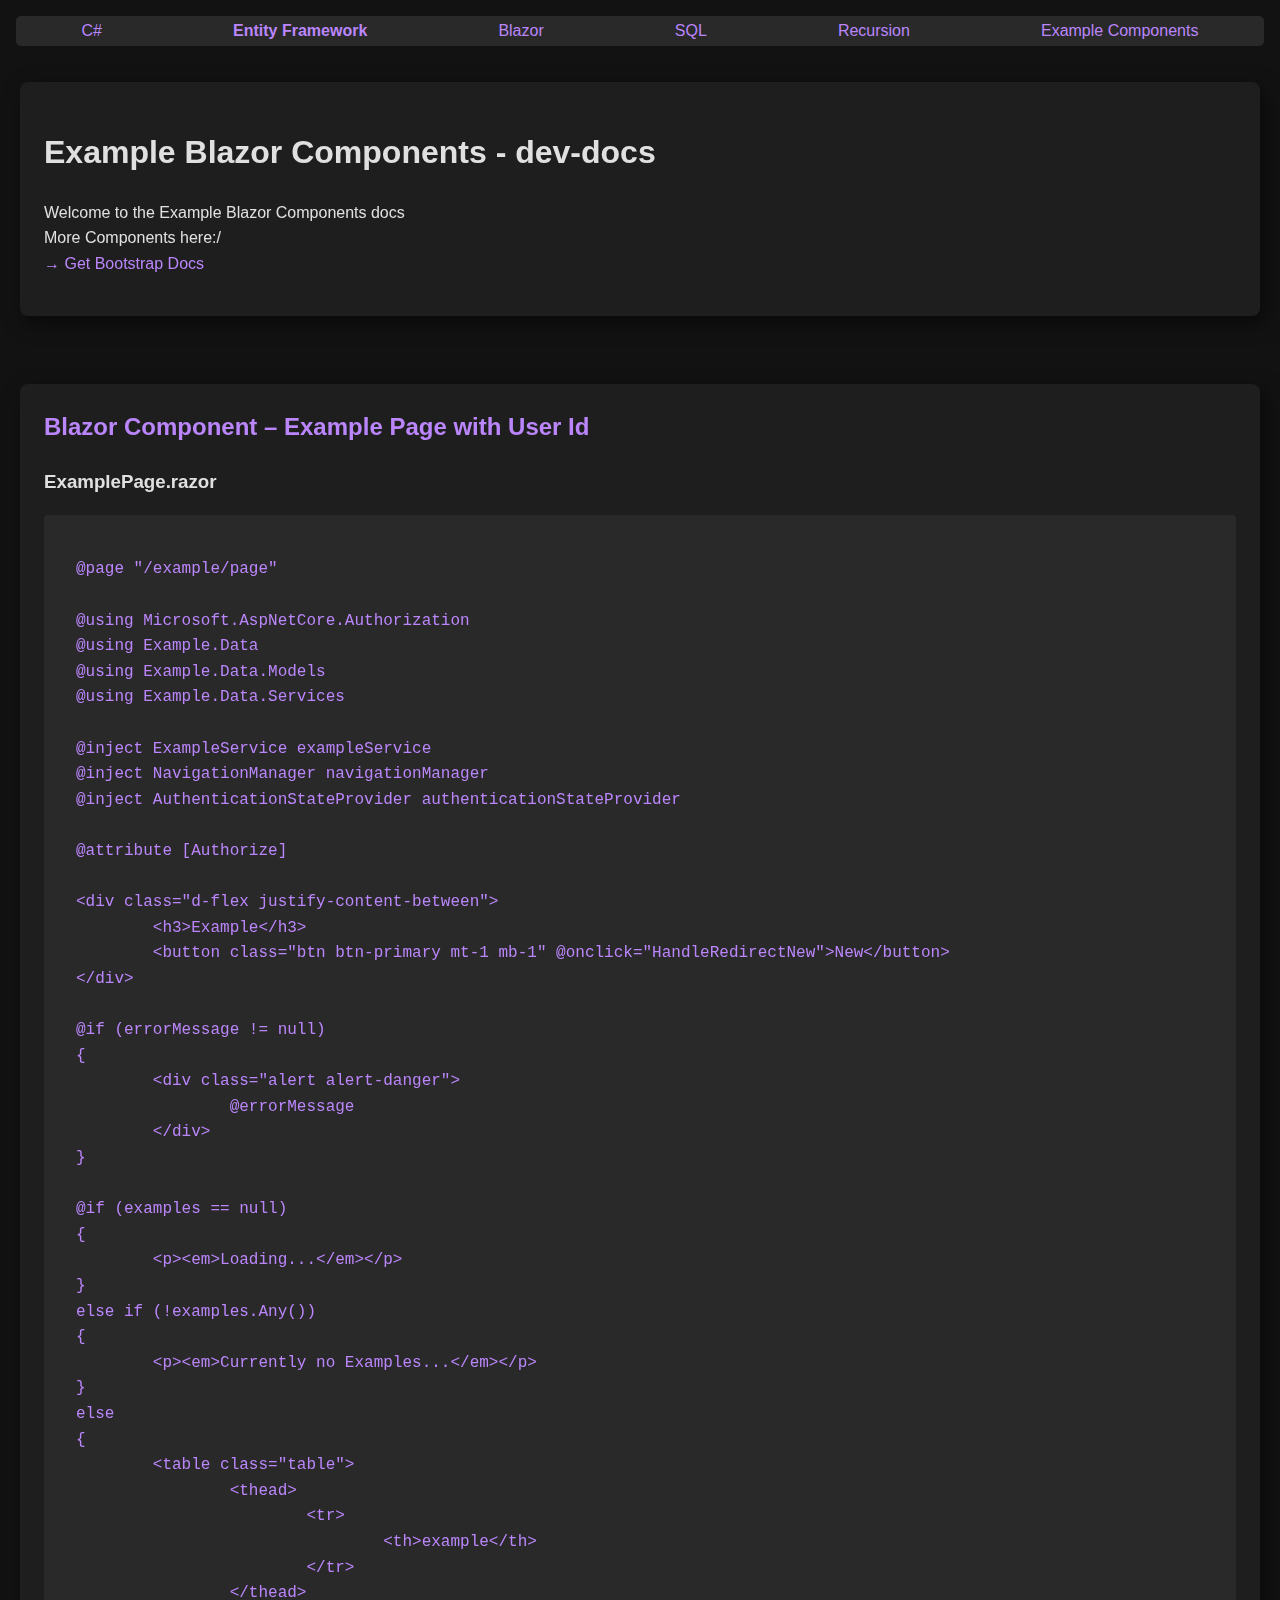
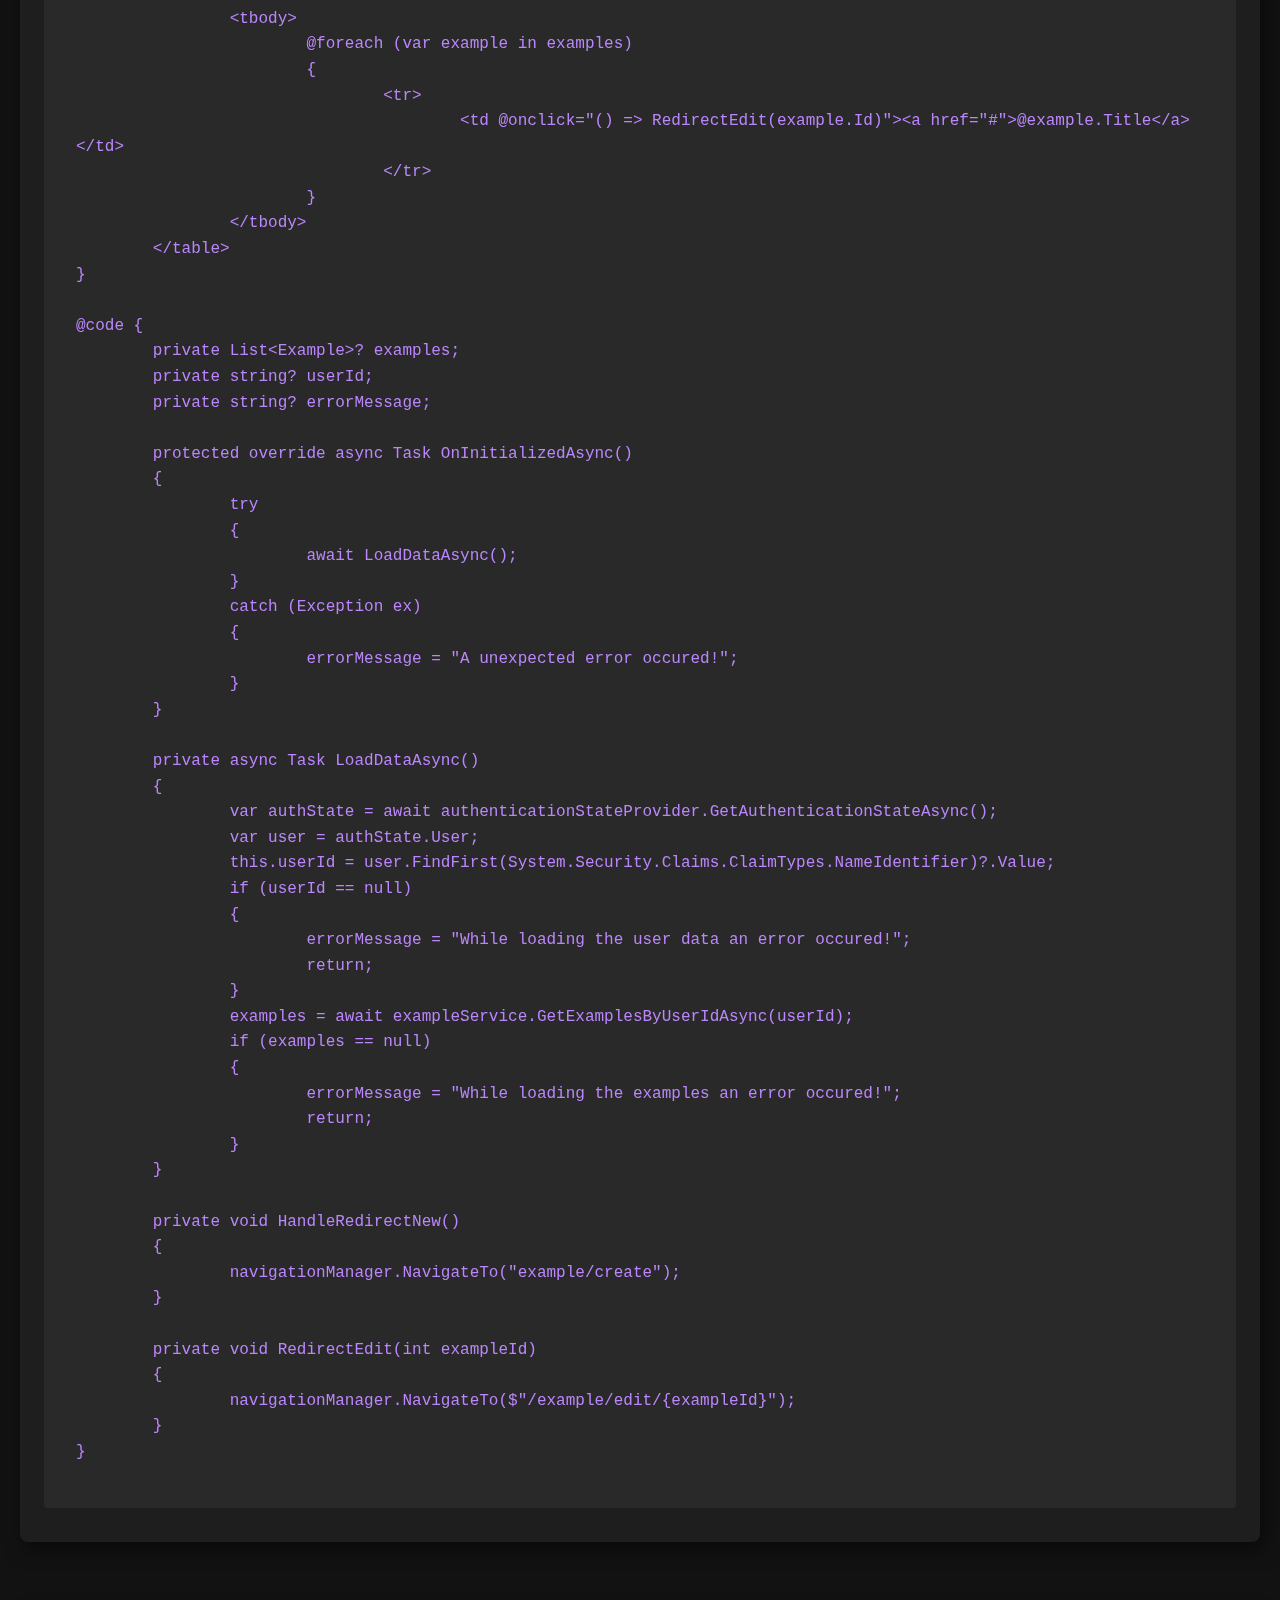
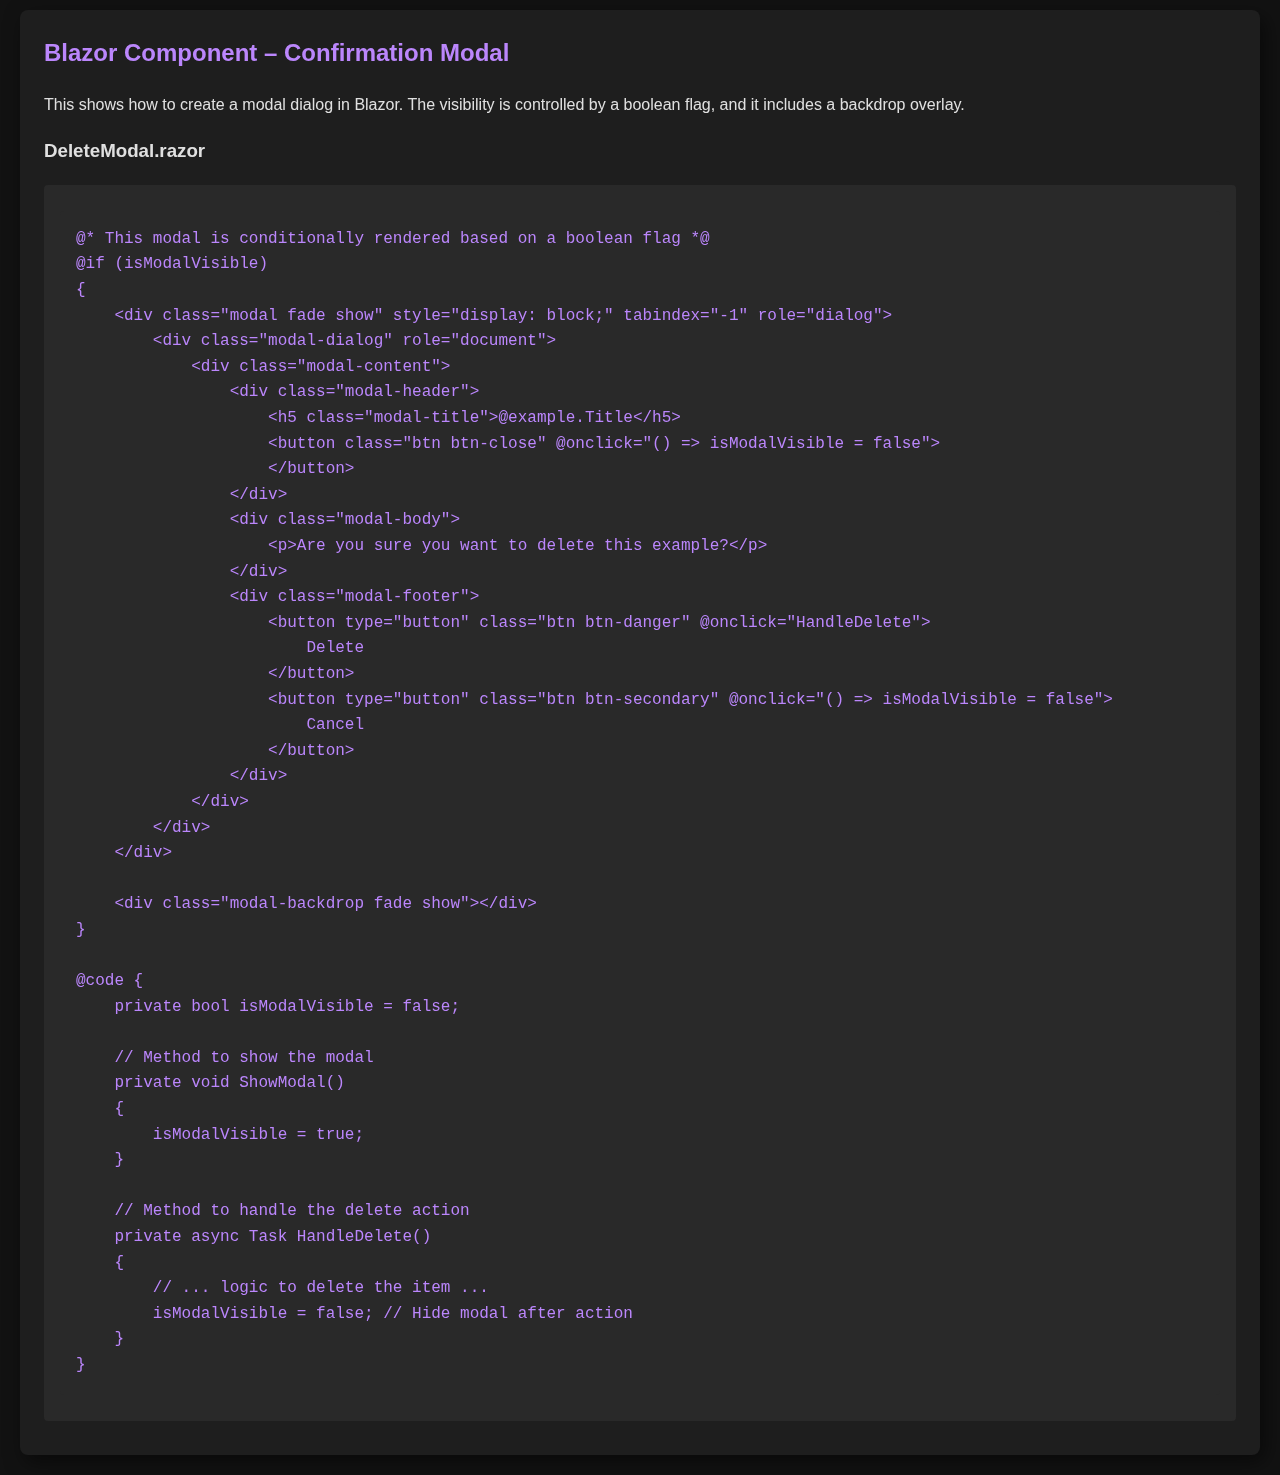
<file: ExampleComponents.html>
<!DOCTYPE html>
<html lang="en">
<head>
    <meta charset="UTF-8">
    <link rel="stylesheet" href="stylesheet.css">
    <title>C# dev-docs</title>
</head>
<body style="display: flex; flex-direction: column;">

<!-- Navigation -->
<div class="nav">
    <a class="nav_element" href="index.html">C#</a>
    <a class="nav_element" href="EntityFramework.html" style="font-weight: bold;">Entity Framework</a>
    <a class="nav_element" href="Blazor.html">Blazor</a>
    <a class="nav_element" href="SQL.html">SQL</a>
    <a class="nav_element" href="Recursion.html">Recursion</a>
    <a class="nav_element" href="ExampleComponents.html">Example Components</a>
</div>

<!-- Header -->
<div class="content_box">
    <h1>Example Blazor Components - dev-docs</h1>
    <p>
        Welcome to the Example Blazor Components docs<br>
        More Components here:/<br>
        <a href=" https://getbootstrap.com/docs/5.3/getting-started/introduction" target="_blank">→ Get Bootstrap Docs</a>
    </p>
</div>

<div class="content_box" style="margin-top: 3em;">
    <h2>Blazor Component – Example Page with User Id</h2>

    <h3>ExamplePage.razor</h3>
    <pre><code>@page "/example/page"

@using Microsoft.AspNetCore.Authorization
@using Example.Data
@using Example.Data.Models
@using Example.Data.Services

@inject ExampleService exampleService
@inject NavigationManager navigationManager
@inject AuthenticationStateProvider authenticationStateProvider

@attribute [Authorize]

&lt;div class="d-flex justify-content-between"&gt;
	&lt;h3&gt;Example&lt;/h3&gt;
	&lt;button class="btn btn-primary mt-1 mb-1" @onclick="HandleRedirectNew"&gt;New&lt;/button&gt;
&lt;/div&gt;

@if (errorMessage != null)
{
	&lt;div class="alert alert-danger"&gt;
		@errorMessage
	&lt;/div&gt;
}

@if (examples == null)
{
	&lt;p&gt;&lt;em&gt;Loading...&lt;/em&gt;&lt;/p&gt;
}
else if (!examples.Any())
{
	&lt;p&gt;&lt;em&gt;Currently no Examples...&lt;/em&gt;&lt;/p&gt;
}
else
{
	&lt;table class="table"&gt;
		&lt;thead&gt;
			&lt;tr&gt;
				&lt;th&gt;example&lt;/th&gt;
			&lt;/tr&gt;
		&lt;/thead&gt;
		&lt;tbody&gt;
			@foreach (var example in examples)
			{
				&lt;tr&gt;
					&lt;td @onclick="() => RedirectEdit(example.Id)"&gt;&lt;a href="#"&gt;@example.Title&lt;/a&gt;&lt;/td&gt;
				&lt;/tr&gt;
			}
		&lt;/tbody&gt;
	&lt;/table&gt;
}

@code {
	private List&lt;Example&gt;? examples;
	private string? userId;
	private string? errorMessage;

	protected override async Task OnInitializedAsync()
	{
		try
		{
			await LoadDataAsync();
		}
		catch (Exception ex)
		{
			errorMessage = "A unexpected error occured!";
		}
	}

	private async Task LoadDataAsync()
	{
		var authState = await authenticationStateProvider.GetAuthenticationStateAsync();
		var user = authState.User;
		this.userId = user.FindFirst(System.Security.Claims.ClaimTypes.NameIdentifier)?.Value;
		if (userId == null)
		{
			errorMessage = "While loading the user data an error occured!";
			return;
		}
		examples = await exampleService.GetExamplesByUserIdAsync(userId);
		if (examples == null)
		{
			errorMessage = "While loading the examples an error occured!";
			return;
		}
	}

	private void HandleRedirectNew()
	{
		navigationManager.NavigateTo("example/create");
	}

	private void RedirectEdit(int exampleId)
	{
		navigationManager.NavigateTo($"/example/edit/{exampleId}");
	}
}</code></pre>
</div>

	<div class="content_box" style="margin-top: 3em;">
    <h2>Blazor Component – Confirmation Modal</h2>
    <p>This shows how to create a modal dialog in Blazor. The visibility is controlled by a boolean flag, and it includes a backdrop overlay.</p>

    <h3>DeleteModal.razor</h3>
    <pre><code>@* This modal is conditionally rendered based on a boolean flag *@
@if (isModalVisible)
{
    &lt;div class="modal fade show" style="display: block;" tabindex="-1" role="dialog"&gt;
        &lt;div class="modal-dialog" role="document"&gt;
            &lt;div class="modal-content"&gt;
                &lt;div class="modal-header"&gt;
                    &lt;h5 class="modal-title"&gt;@example.Title&lt;/h5&gt;
                    &lt;button class="btn btn-close" @onclick="() => isModalVisible = false"&gt;
                    &lt;/button&gt;
                &lt;/div&gt;
                &lt;div class="modal-body"&gt;
                    &lt;p&gt;Are you sure you want to delete this example?&lt;/p&gt;
                &lt;/div&gt;
                &lt;div class="modal-footer"&gt;
                    &lt;button type="button" class="btn btn-danger" @onclick="HandleDelete"&gt;
                        Delete
                    &lt;/button&gt;
                    &lt;button type="button" class="btn btn-secondary" @onclick="() => isModalVisible = false"&gt;
                        Cancel
                    &lt;/button&gt;
                &lt;/div&gt;
            &lt;/div&gt;
        &lt;/div&gt;
    &lt;/div&gt;

    &lt;div class="modal-backdrop fade show"&gt;&lt;/div&gt;
}

@code {
    private bool isModalVisible = false;

    // Method to show the modal
    private void ShowModal()
    {
        isModalVisible = true;
    }

    // Method to handle the delete action
    private async Task HandleDelete()
    {
        // ... logic to delete the item ...
        isModalVisible = false; // Hide modal after action
    }
}</code></pre>
</div>
</file>
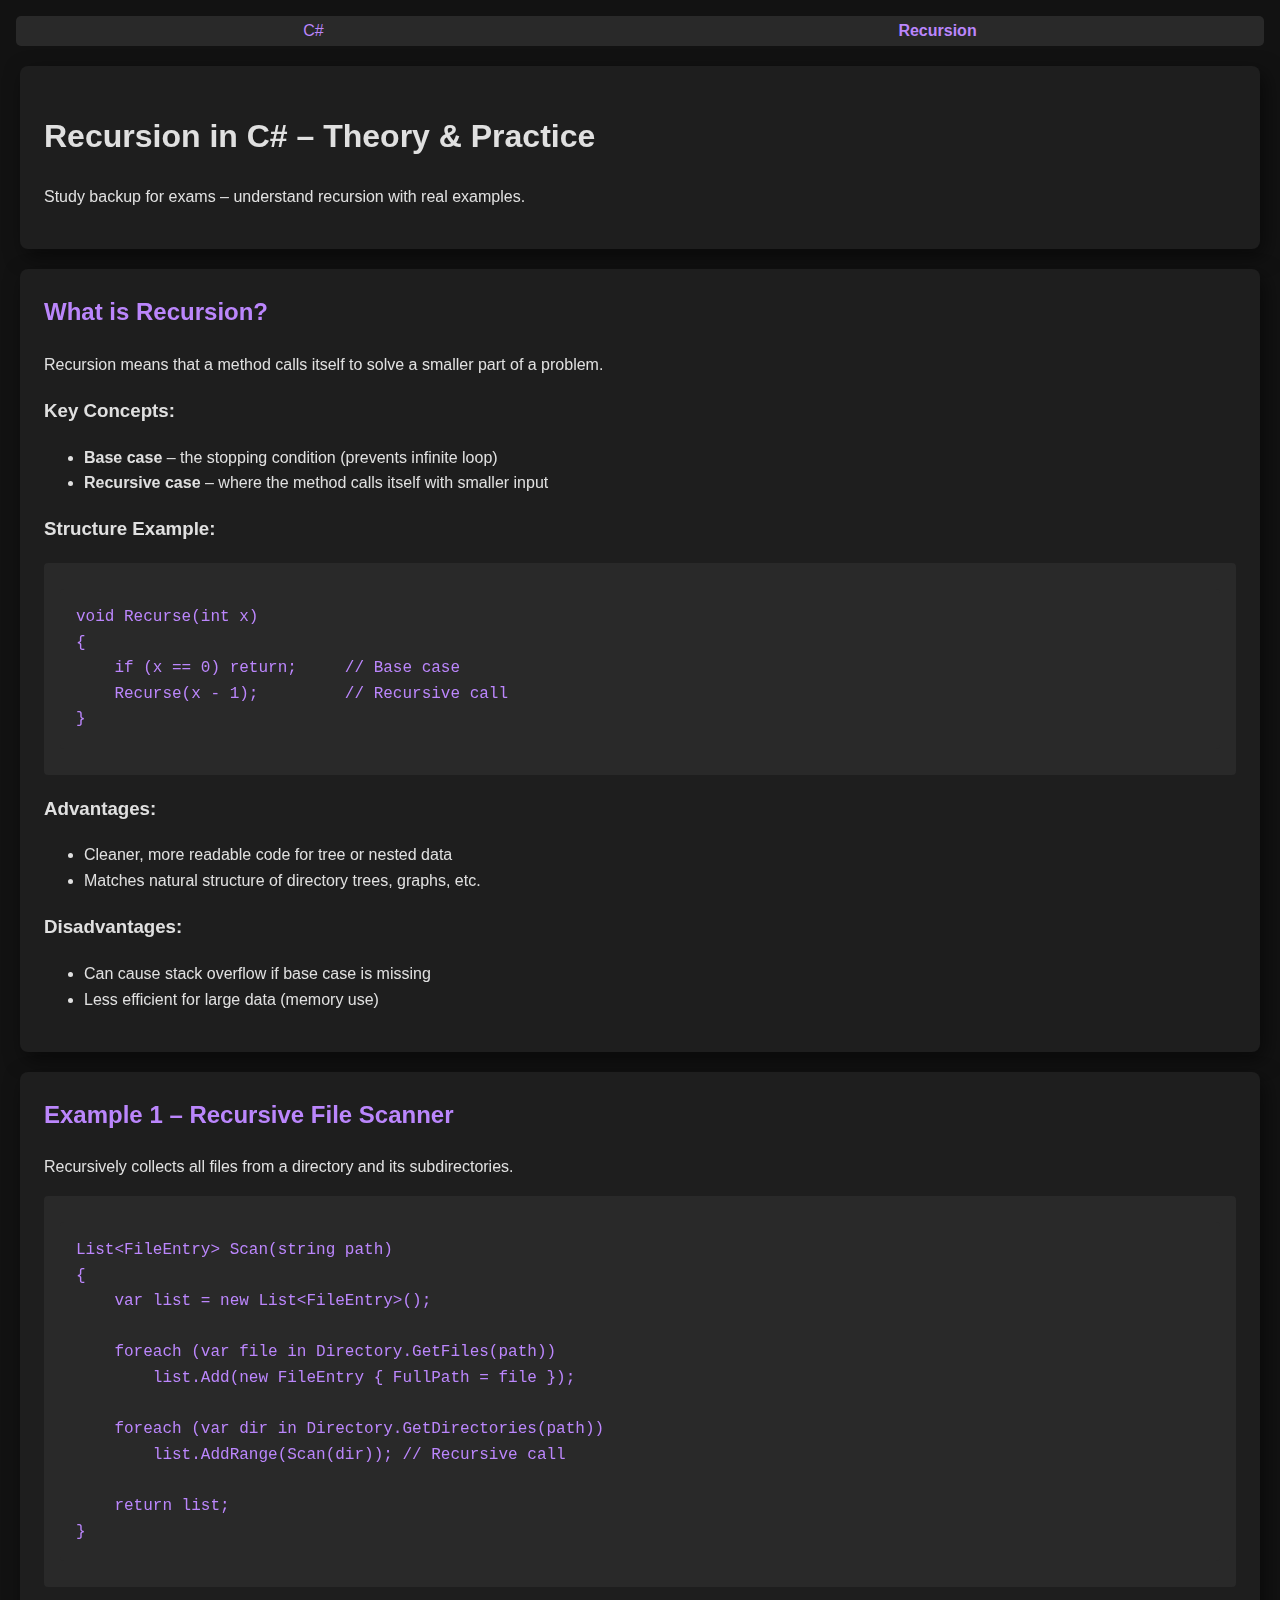
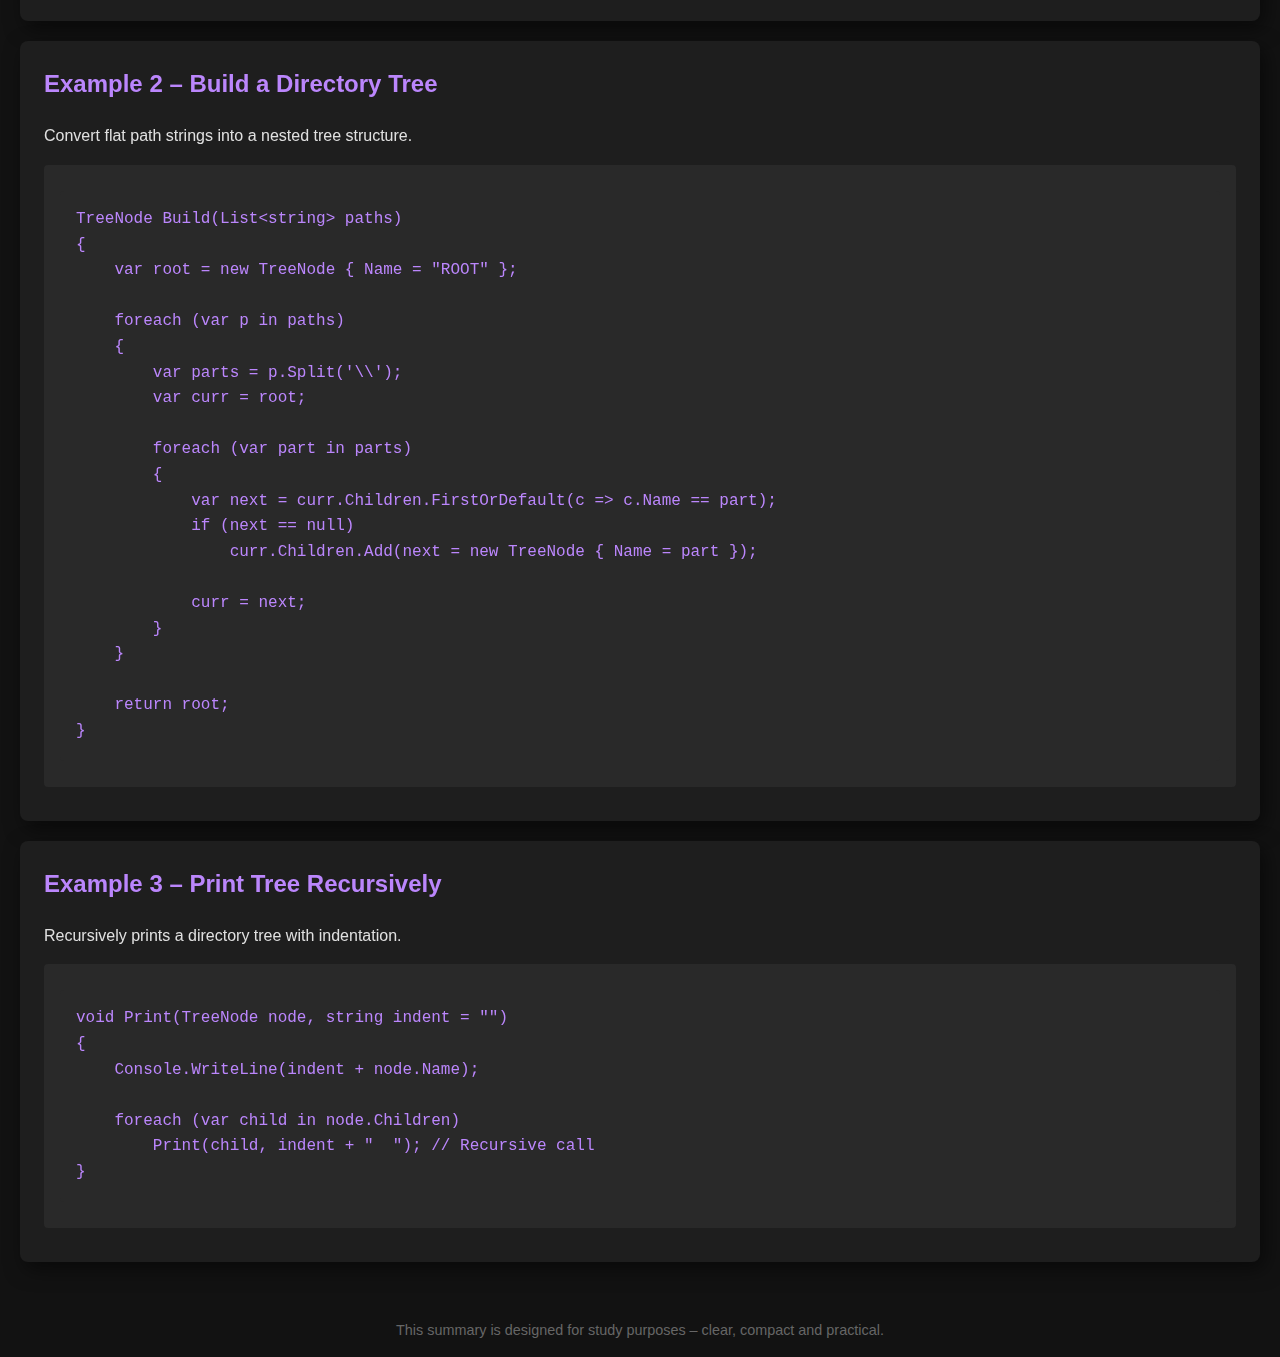
<file: Recursion.html>
<!DOCTYPE html>
<html lang="en">
<head>
    <meta charset="UTF-8">
    <title>Recursion – C# dev-docs</title>
    <link rel="stylesheet" href="stylesheet.css">
</head>
<body>

<!-- Navigation -->
<div class="nav">
    <a class="nav_element" href="index.html">C#</a>
    <a class="nav_element" href="Recursion.html" style="font-weight: bold;">Recursion</a>
</div>

<!-- Header -->
<div class="content_box">
    <h1>Recursion in C# – Theory & Practice</h1>
    <p>Study backup for exams – understand recursion with real examples.</p>
</div>

<!-- Theory -->
<div class="content_box">
    <h2>What is Recursion?</h2>
    <p>Recursion means that a method calls itself to solve a smaller part of a problem.</p>

    <h3>Key Concepts:</h3>
    <ul>
        <li><strong>Base case</strong> – the stopping condition (prevents infinite loop)</li>
        <li><strong>Recursive case</strong> – where the method calls itself with smaller input</li>
    </ul>

    <h3>Structure Example:</h3>
    <pre><code>void Recurse(int x)
{
    if (x == 0) return;     // Base case
    Recurse(x - 1);         // Recursive call
}</code></pre>

    <h3>Advantages:</h3>
    <ul>
        <li>Cleaner, more readable code for tree or nested data</li>
        <li>Matches natural structure of directory trees, graphs, etc.</li>
    </ul>

    <h3>Disadvantages:</h3>
    <ul>
        <li>Can cause stack overflow if base case is missing</li>
        <li>Less efficient for large data (memory use)</li>
    </ul>
</div>

<!-- Example 1: Recursive File Scan -->
<div class="content_box">
    <h2>Example 1 – Recursive File Scanner</h2>
    <p>Recursively collects all files from a directory and its subdirectories.</p>
    <pre><code>List&lt;FileEntry&gt; Scan(string path)
{
    var list = new List&lt;FileEntry&gt;();

    foreach (var file in Directory.GetFiles(path))
        list.Add(new FileEntry { FullPath = file });

    foreach (var dir in Directory.GetDirectories(path))
        list.AddRange(Scan(dir)); // Recursive call

    return list;
}</code></pre>
</div>

<!-- Example 2: Tree Builder -->
<div class="content_box">
    <h2>Example 2 – Build a Directory Tree</h2>
    <p>Convert flat path strings into a nested tree structure.</p>
    <pre><code>TreeNode Build(List&lt;string&gt; paths)
{
    var root = new TreeNode { Name = "ROOT" };

    foreach (var p in paths)
    {
        var parts = p.Split('\\');
        var curr = root;

        foreach (var part in parts)
        {
            var next = curr.Children.FirstOrDefault(c =&gt; c.Name == part);
            if (next == null)
                curr.Children.Add(next = new TreeNode { Name = part });

            curr = next;
        }
    }

    return root;
}</code></pre>
</div>

<!-- Example 3: Print Tree Recursively -->
<div class="content_box">
    <h2>Example 3 – Print Tree Recursively</h2>
    <p>Recursively prints a directory tree with indentation.</p>
    <pre><code>void Print(TreeNode node, string indent = "")
{
    Console.WriteLine(indent + node.Name);

    foreach (var child in node.Children)
        Print(child, indent + "  "); // Recursive call
}</code></pre>
</div>

<!-- Footer -->
<footer style="margin-top: 4em; text-align: center; font-size: 0.9em; color: #666;">
    <p>This summary is designed for study purposes – clear, compact and practical.</p>
</footer>

</body>
</html>
</file>
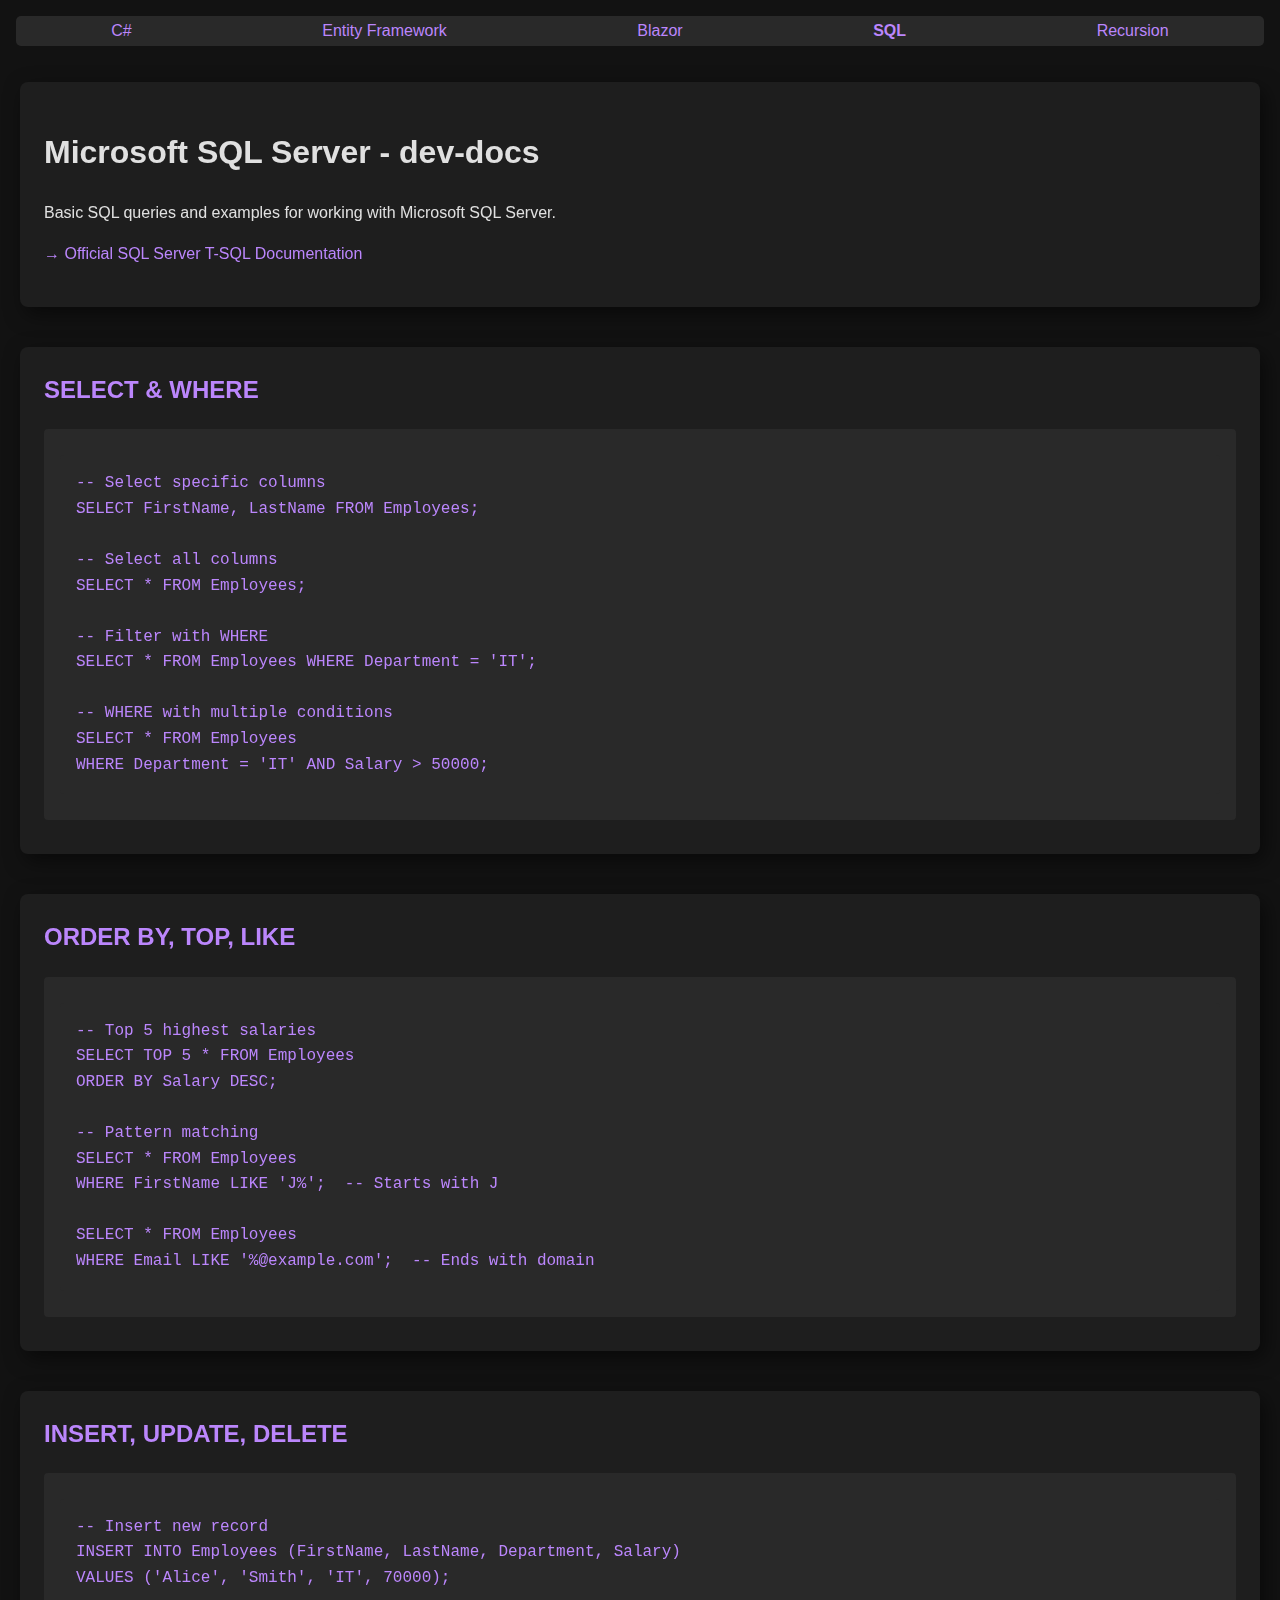
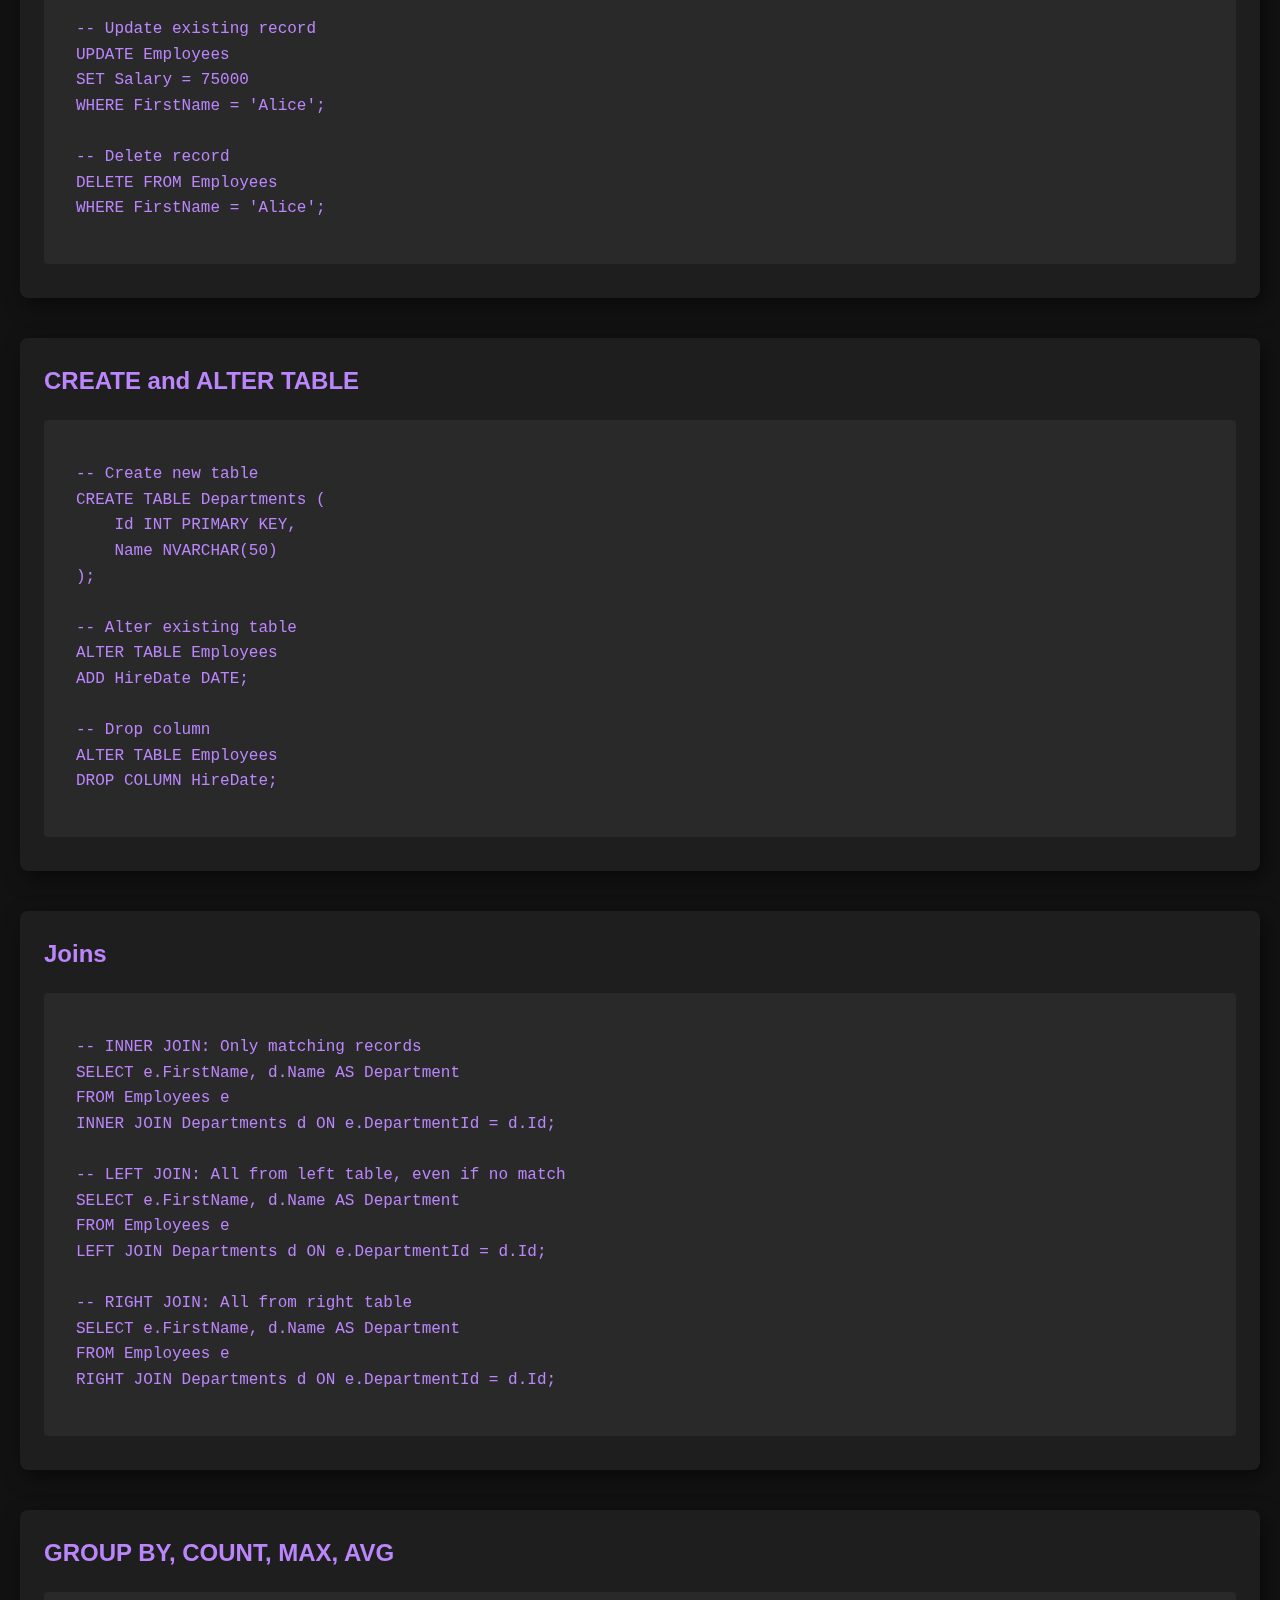
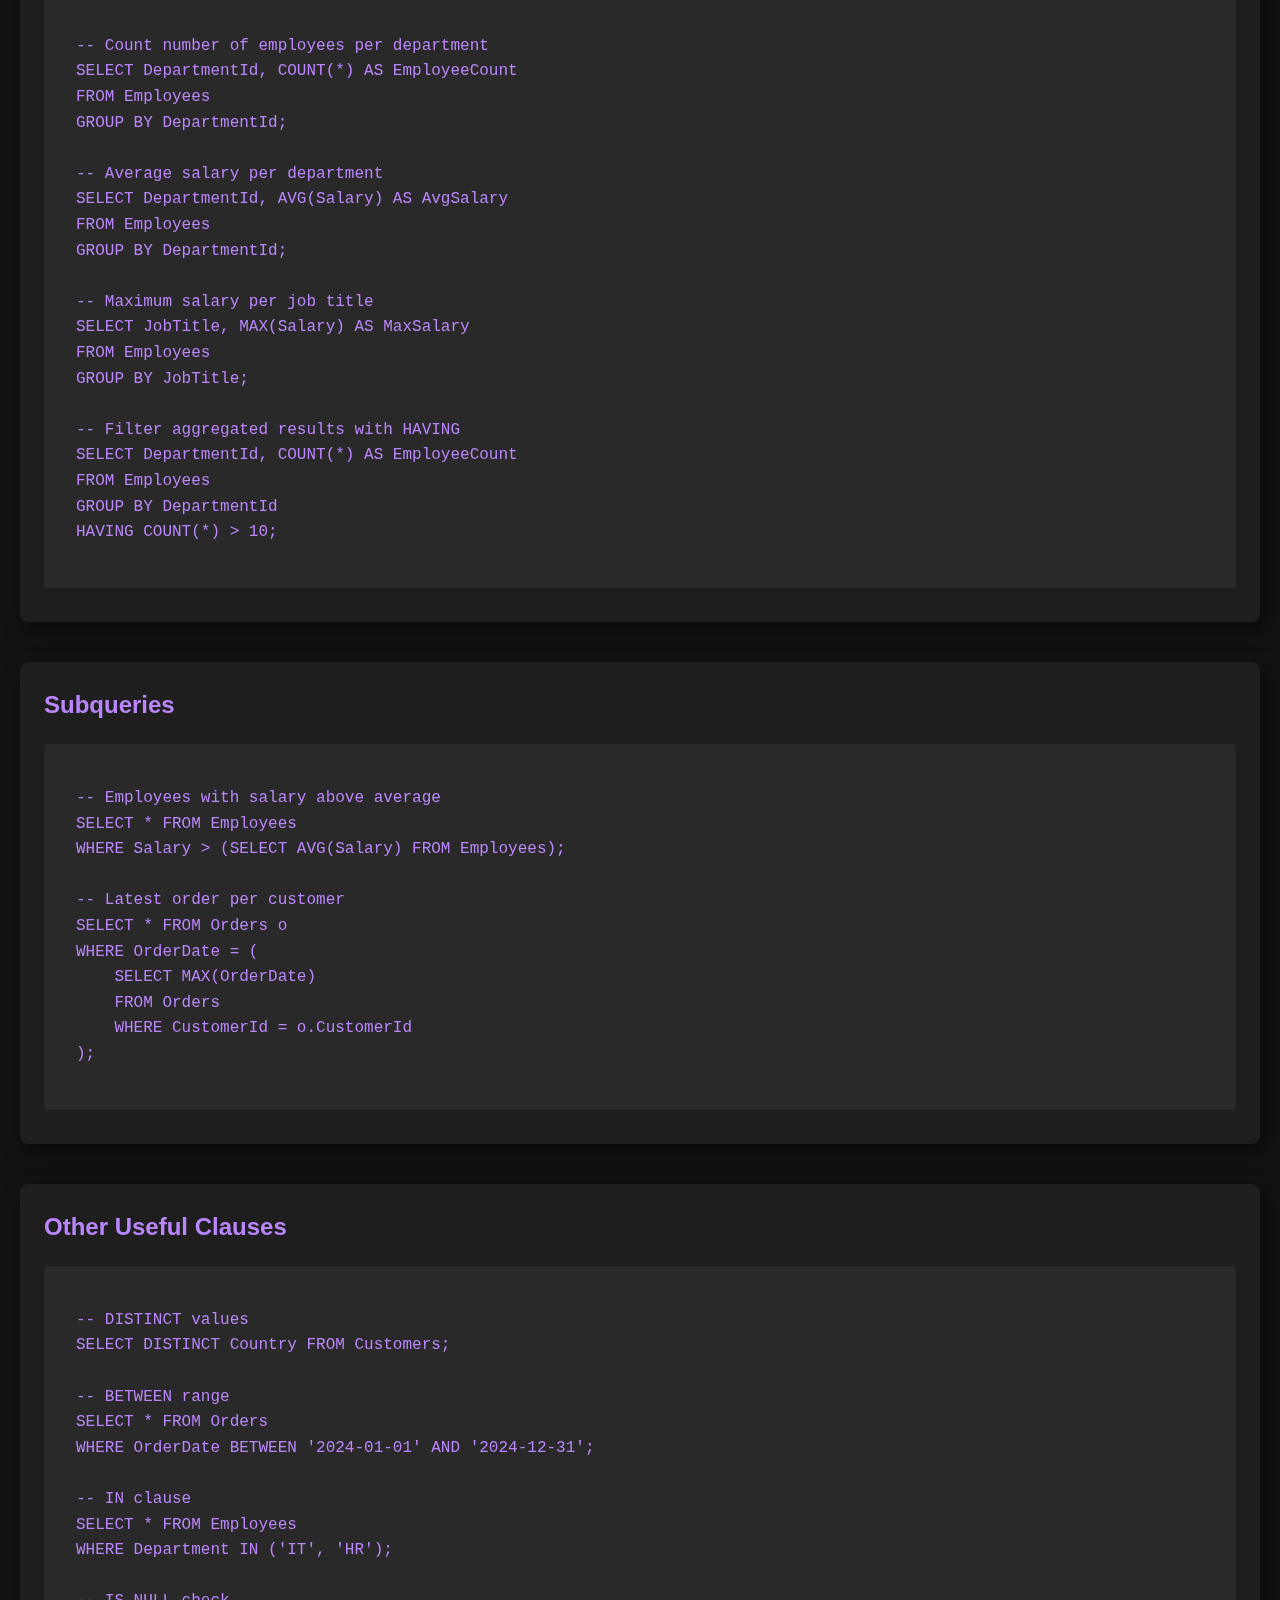
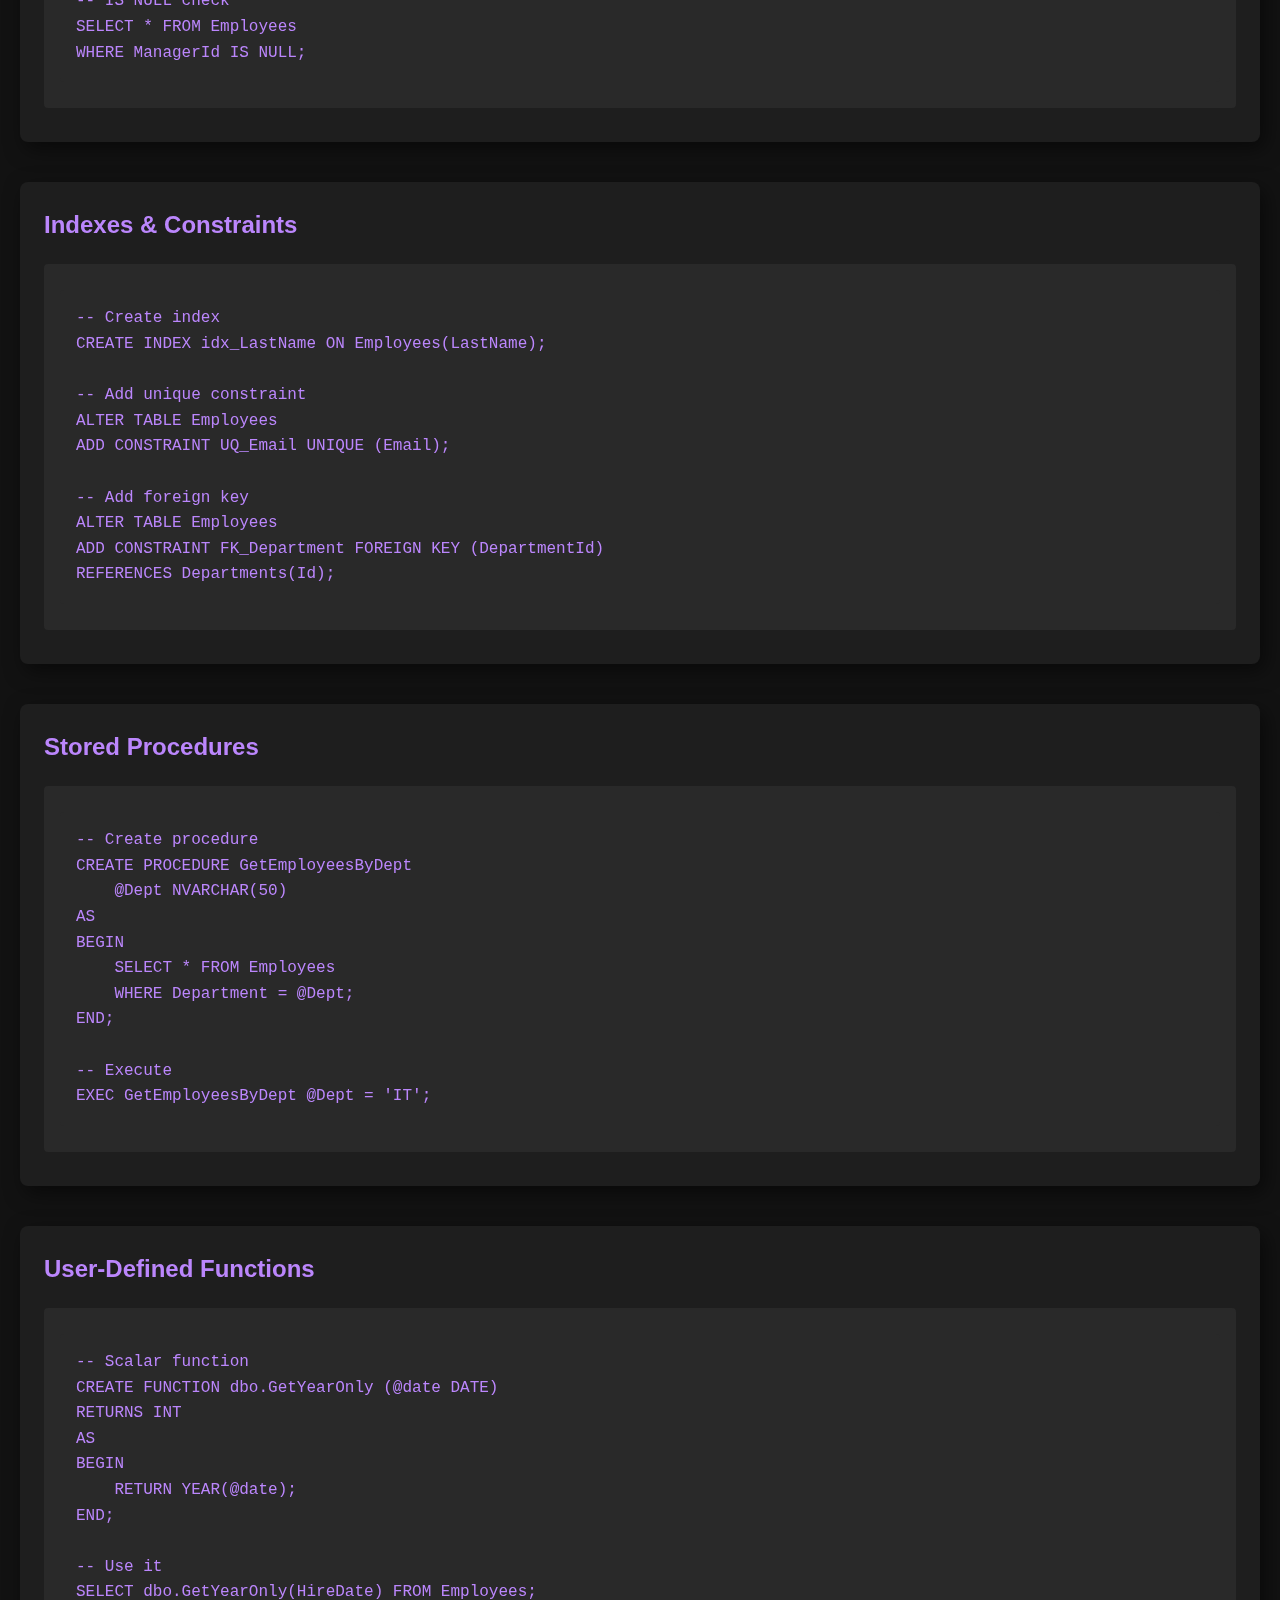
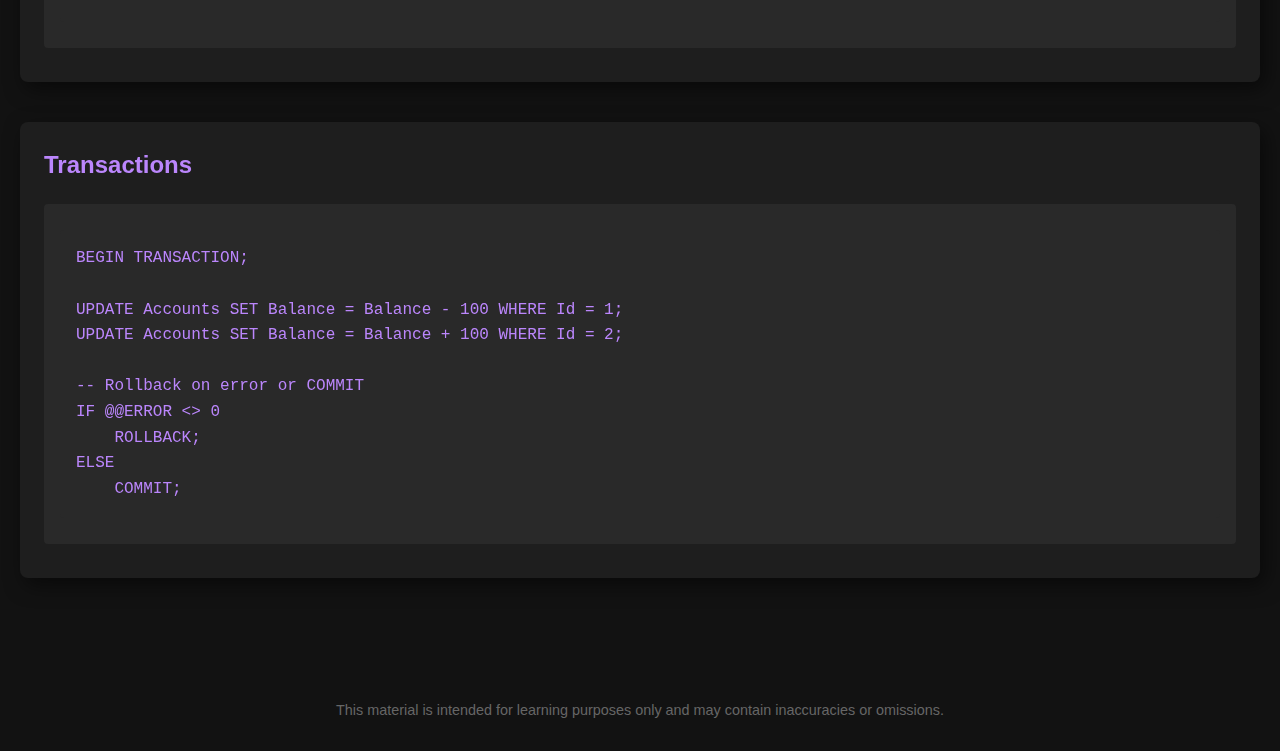
<file: SQL.html>
<!DOCTYPE html>
<html lang="en">
<head>
    <meta charset="UTF-8">
    <title>SQL Server – Cheat Sheet</title>
    <link rel="stylesheet" href="stylesheet.css">
</head>
<body style="display: flex; flex-direction: column;">

<!-- Navigation -->
<div class="nav">
    <a class="nav_element" href="index.html">C#</a>
    <a class="nav_element" href="EntityFramework.html">Entity Framework</a>
    <a class="nav_element" href="Blazor.html">Blazor</a>
    <a class="nav_element" href="SQL.html" style="font-weight: bold;">SQL</a>
    <a class="nav_element" href="Recursion.html">Recursion</a>
</div>

<!-- Header -->
<div class="content_box">
    <h1>Microsoft SQL Server - dev-docs</h1>
    <p>Basic SQL queries and examples for working with Microsoft SQL Server.</p>
    <p>
        <a href="https://learn.microsoft.com/en-us/sql/t-sql/" target="_blank">
            → Official SQL Server T-SQL Documentation
        </a>
    </p>
</div>

<!-- SELECT & WHERE -->
<div class="content_box">
    <h2>SELECT & WHERE</h2>
    <pre><code>-- Select specific columns
SELECT FirstName, LastName FROM Employees;

-- Select all columns
SELECT * FROM Employees;

-- Filter with WHERE
SELECT * FROM Employees WHERE Department = 'IT';

-- WHERE with multiple conditions
SELECT * FROM Employees
WHERE Department = 'IT' AND Salary &gt; 50000;</code></pre>
</div>

<!-- ORDER BY, TOP, LIKE -->
<div class="content_box">
    <h2>ORDER BY, TOP, LIKE</h2>
    <pre><code>-- Top 5 highest salaries
SELECT TOP 5 * FROM Employees
ORDER BY Salary DESC;

-- Pattern matching
SELECT * FROM Employees
WHERE FirstName LIKE 'J%';  -- Starts with J

SELECT * FROM Employees
WHERE Email LIKE '%@example.com';  -- Ends with domain</code></pre>
</div>

<!-- INSERT, UPDATE, DELETE -->
<div class="content_box">
    <h2>INSERT, UPDATE, DELETE</h2>
    <pre><code>-- Insert new record
INSERT INTO Employees (FirstName, LastName, Department, Salary)
VALUES ('Alice', 'Smith', 'IT', 70000);

-- Update existing record
UPDATE Employees
SET Salary = 75000
WHERE FirstName = 'Alice';

-- Delete record
DELETE FROM Employees
WHERE FirstName = 'Alice';</code></pre>
</div>

<!-- CREATE and ALTER TABLE -->
<div class="content_box">
    <h2>CREATE and ALTER TABLE</h2>
    <pre><code>-- Create new table
CREATE TABLE Departments (
    Id INT PRIMARY KEY,
    Name NVARCHAR(50)
);

-- Alter existing table
ALTER TABLE Employees
ADD HireDate DATE;

-- Drop column
ALTER TABLE Employees
DROP COLUMN HireDate;</code></pre>
</div>

<!-- JOINs -->
<div class="content_box">
    <h2>Joins</h2>
    <pre><code>-- INNER JOIN: Only matching records
SELECT e.FirstName, d.Name AS Department
FROM Employees e
INNER JOIN Departments d ON e.DepartmentId = d.Id;

-- LEFT JOIN: All from left table, even if no match
SELECT e.FirstName, d.Name AS Department
FROM Employees e
LEFT JOIN Departments d ON e.DepartmentId = d.Id;

-- RIGHT JOIN: All from right table
SELECT e.FirstName, d.Name AS Department
FROM Employees e
RIGHT JOIN Departments d ON e.DepartmentId = d.Id;</code></pre>
</div>

<!-- GROUP BY, COUNT, MAX -->
<div class="content_box">
    <h2>GROUP BY, COUNT, MAX, AVG</h2>
    <pre><code>-- Count number of employees per department
SELECT DepartmentId, COUNT(*) AS EmployeeCount
FROM Employees
GROUP BY DepartmentId;

-- Average salary per department
SELECT DepartmentId, AVG(Salary) AS AvgSalary
FROM Employees
GROUP BY DepartmentId;

-- Maximum salary per job title
SELECT JobTitle, MAX(Salary) AS MaxSalary
FROM Employees
GROUP BY JobTitle;

-- Filter aggregated results with HAVING
SELECT DepartmentId, COUNT(*) AS EmployeeCount
FROM Employees
GROUP BY DepartmentId
HAVING COUNT(*) &gt; 10;</code></pre>
</div>

<!-- Subqueries -->
<div class="content_box">
    <h2>Subqueries</h2>
    <pre><code>-- Employees with salary above average
SELECT * FROM Employees
WHERE Salary &gt; (SELECT AVG(Salary) FROM Employees);

-- Latest order per customer
SELECT * FROM Orders o
WHERE OrderDate = (
    SELECT MAX(OrderDate)
    FROM Orders
    WHERE CustomerId = o.CustomerId
);</code></pre>
</div>

<!-- Other Clauses -->
<div class="content_box">
    <h2>Other Useful Clauses</h2>
    <pre><code>-- DISTINCT values
SELECT DISTINCT Country FROM Customers;

-- BETWEEN range
SELECT * FROM Orders
WHERE OrderDate BETWEEN '2024-01-01' AND '2024-12-31';

-- IN clause
SELECT * FROM Employees
WHERE Department IN ('IT', 'HR');

-- IS NULL check
SELECT * FROM Employees
WHERE ManagerId IS NULL;</code></pre>
</div>

<!-- Indexes and Constraints -->
<div class="content_box">
    <h2>Indexes & Constraints</h2>
    <pre><code>-- Create index
CREATE INDEX idx_LastName ON Employees(LastName);

-- Add unique constraint
ALTER TABLE Employees
ADD CONSTRAINT UQ_Email UNIQUE (Email);

-- Add foreign key
ALTER TABLE Employees
ADD CONSTRAINT FK_Department FOREIGN KEY (DepartmentId)
REFERENCES Departments(Id);</code></pre>
</div>

<!-- Stored Procedures -->
<div class="content_box">
    <h2>Stored Procedures</h2>
    <pre><code>-- Create procedure
CREATE PROCEDURE GetEmployeesByDept
    @Dept NVARCHAR(50)
AS
BEGIN
    SELECT * FROM Employees
    WHERE Department = @Dept;
END;

-- Execute
EXEC GetEmployeesByDept @Dept = 'IT';</code></pre>
</div>

<!-- User-Defined Functions -->
<div class="content_box">
    <h2>User-Defined Functions</h2>
    <pre><code>-- Scalar function
CREATE FUNCTION dbo.GetYearOnly (@date DATE)
RETURNS INT
AS
BEGIN
    RETURN YEAR(@date);
END;

-- Use it
SELECT dbo.GetYearOnly(HireDate) FROM Employees;</code></pre>
</div>

<!-- Transactions -->
<div class="content_box">
    <h2>Transactions</h2>
    <pre><code>BEGIN TRANSACTION;

UPDATE Accounts SET Balance = Balance - 100 WHERE Id = 1;
UPDATE Accounts SET Balance = Balance + 100 WHERE Id = 2;

-- Rollback on error or COMMIT
IF @@ERROR &lt;&gt; 0
    ROLLBACK;
ELSE
    COMMIT;</code></pre>
</div>

<!-- Footer -->
<footer style="margin-top: 5em; padding: 1em; text-align: center; font-size: 0.9em; color: #666;">
    <p>This material is intended for learning purposes only and may contain inaccuracies or omissions.</p>
</footer>

</body>
</html>
</file>
<file: stylesheet.css>
body {
    background-color: #121212;
    color: #e0e0e0;
    font-family: 'Roboto', sans-serif;
    margin: 0;
    padding: 0;
    line-height: 1.6;
}

.nav {
    background-color: #292929;
    border-radius: 5px;
    display: flex;
    flex-direction: row;
    justify-content: space-around;
    margin: 1em;
}

.nav_element {
    padding: 2px 2em;
    border-radius: 5px;
}

.nav_element:hover {
    font-weight: bold;
}

.jumbotron {
    background-color: #1e1e1e;
    margin: 20px;
    border-radius: 8px;
    padding: 2em;
    filter: drop-shadow(5px 7px 10px rgba(0, 0, 0, 0.5));
}

.headline {
    font-size: 45px;
    text-decoration: underline;
    color: #bb86fc;
    text-align: center;
    margin: 0 0 1em 0;
}

.content_box {
    background-color: #1e1e1e;
    margin: 20px;
    border-radius: 8px;
    padding: 1.5em;
    filter: drop-shadow(5px 7px 10px rgba(0, 0, 0, 0.5));
}

.content_box h2 {
    color: #bb86fc;
    margin-top: 0;
}

.text_content {
    display: flex;
    border-radius: 4px;
    border: 2px solid #292929;
    padding: 10px;
    margin: 10px 0;
    background: #292929;
    color: #e0e0e0;
}

pre, code {
    display: block;
    background-color: #292929;
    color: #bb86fc;
    padding: 1em;
    border-radius: 4px;
    font-family: 'Courier New', Courier, monospace;
    white-space: pre-wrap;
    margin: 10px 0;
}

a {
    color: #bb86fc;
    text-decoration: none;
}

a:hover {
    text-decoration: underline;
}

table {
    width: 100%;
    border-collapse: collapse;
    margin: 20px 0;
    font-size: 1em;
    background-color: #1e1e1e;
    border-radius: 8px;
    overflow: hidden;
}

table thead tr {
    background-color: #292929;
    color: #bb86fc;
    text-align: left;
    font-weight: bold;
}

table th, table td {
    padding: 12px 15px;
    color: #e0e0e0;
}

table tbody tr {
    border-bottom: 1px solid #292929;
}

table tbody tr:nth-of-type(even) {
    background-color: #252525;
}

table tbody tr:last-of-type {
    border-bottom: 2px solid #292929;
}


@media (max-width: 768px) {
    .jumbotron, .content_box {
        margin: 10px;
        padding: 1em;
    }

    .headline {
        font-size: 36px;
    }

    .content_box h2 {
        font-size: 24px;
    }
}
</file>
